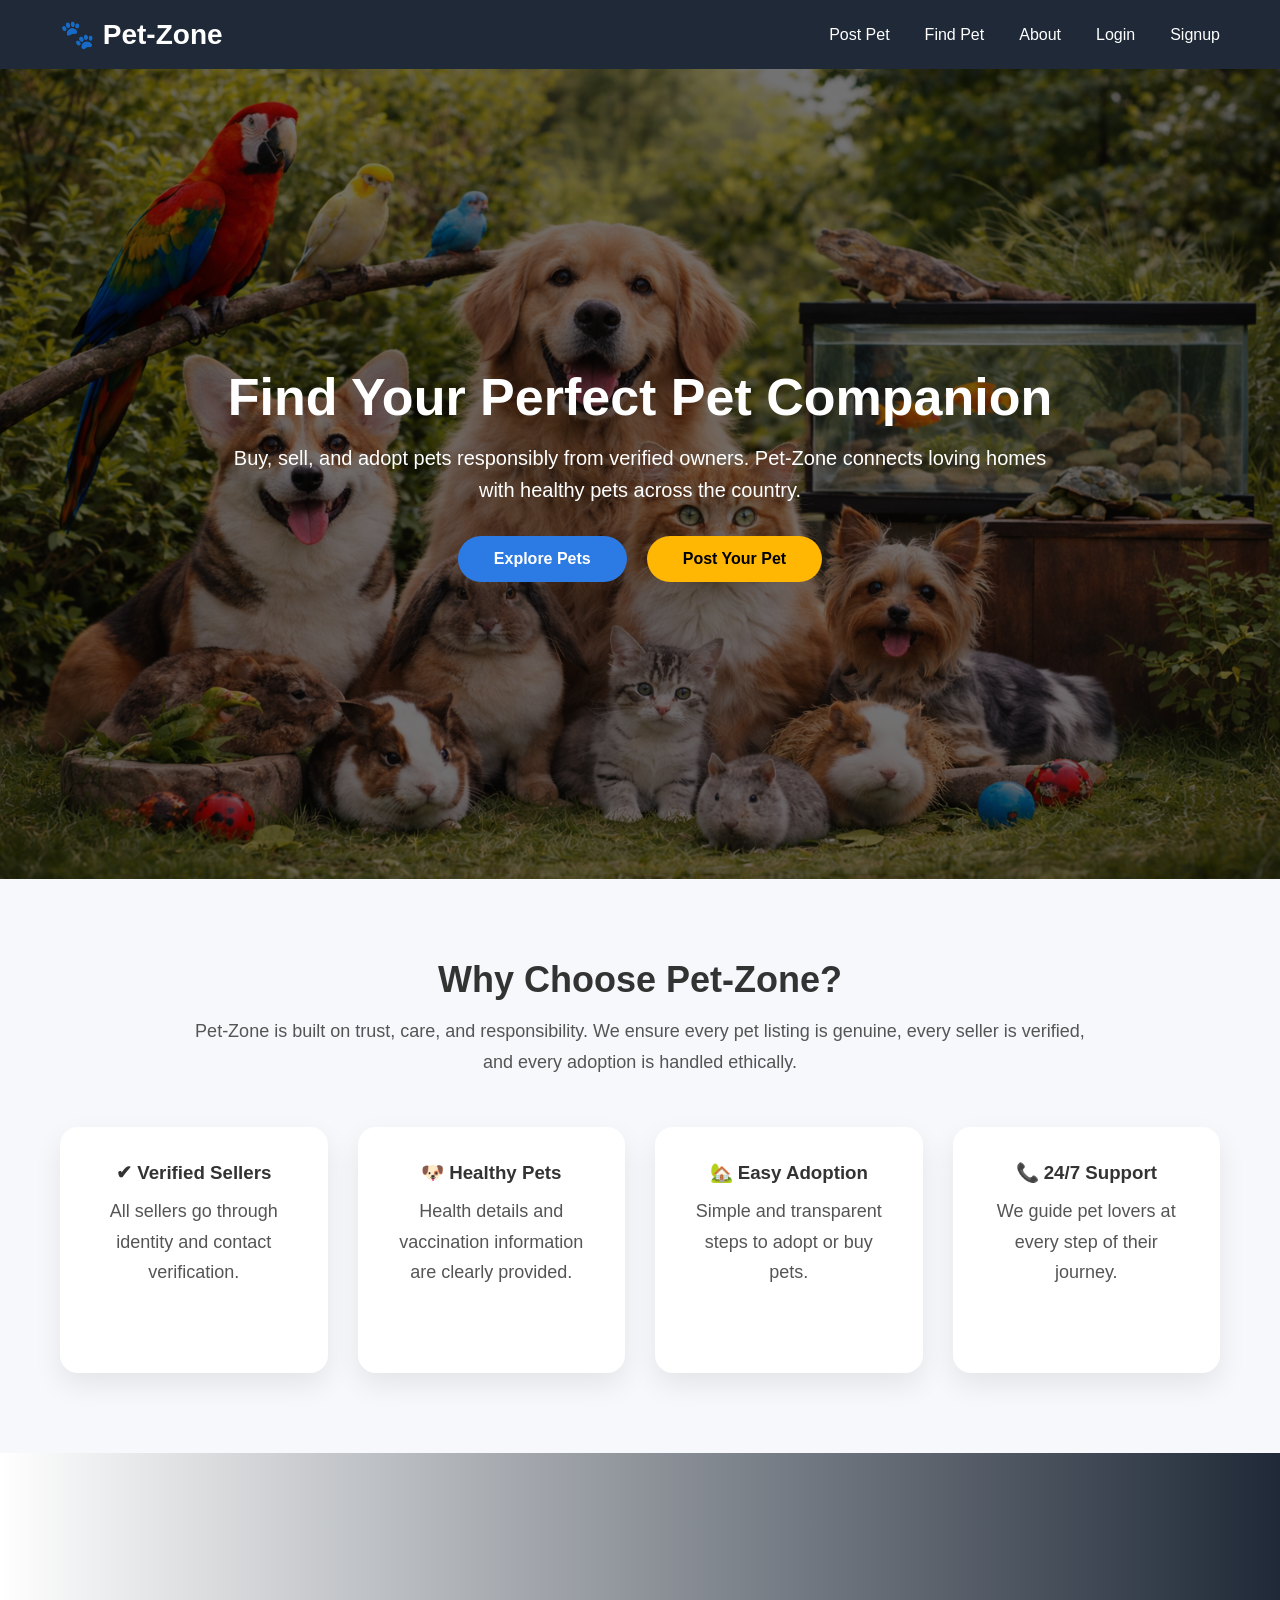
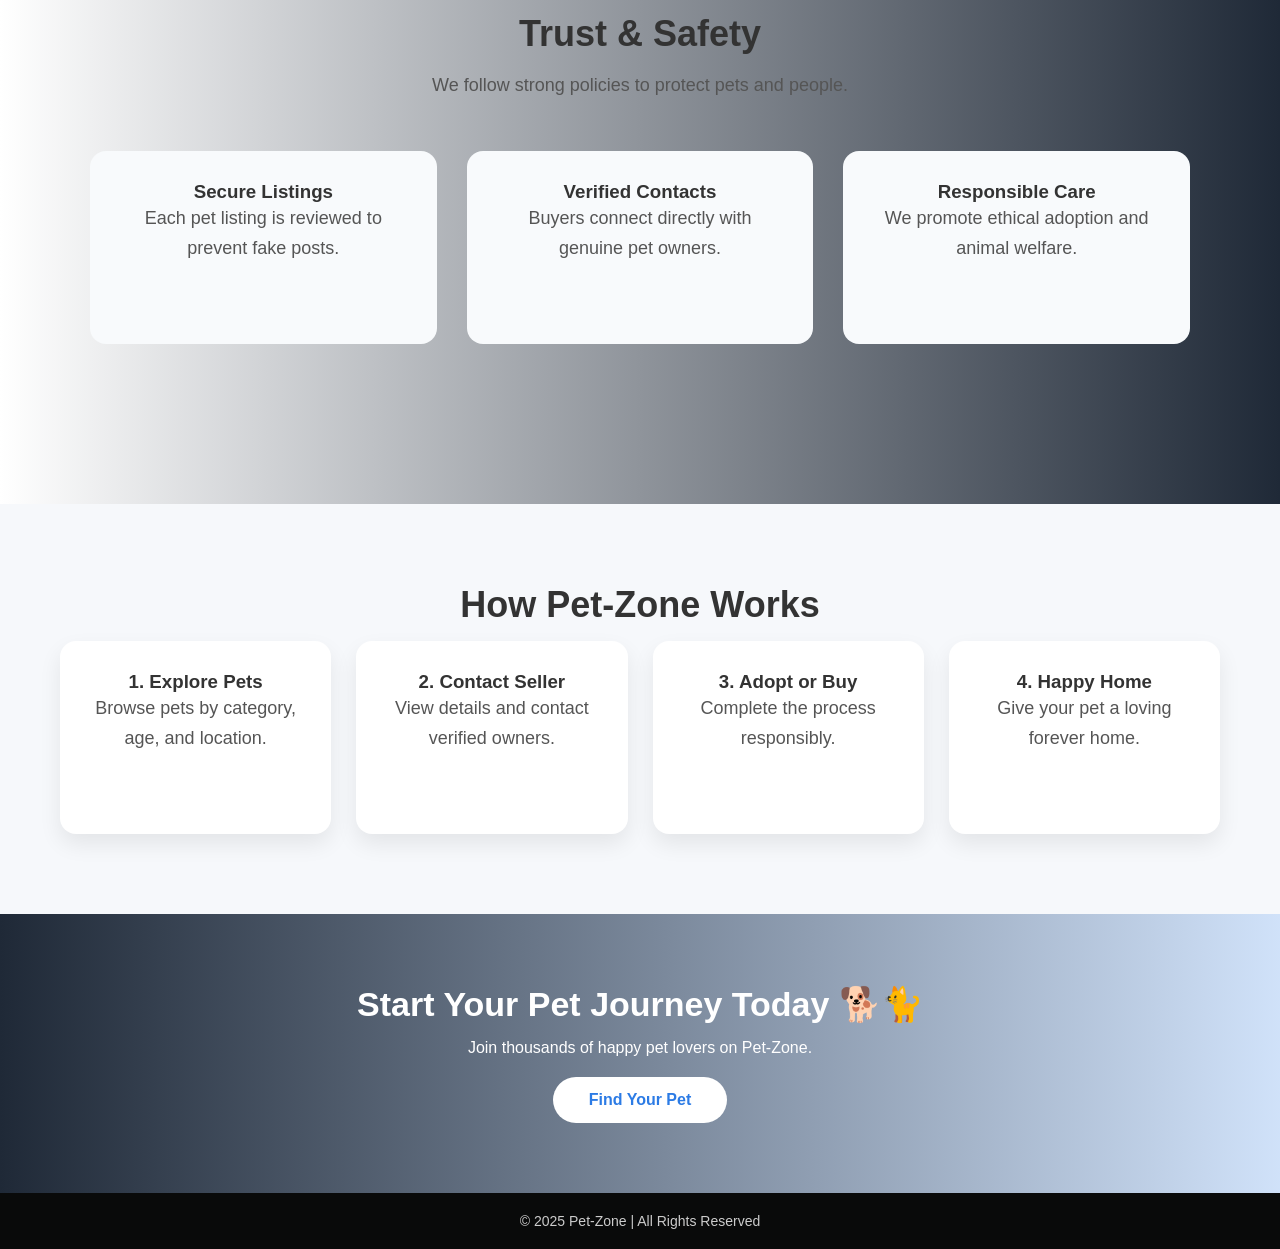
<file: index.html>
<!DOCTYPE html>
<html lang="en">

<head>
    <meta charset="UTF-8">
    <meta name="viewport" content="width=device-width, initial-scale=1.0">
    <title>Pet-Zone | Buy, Sell & Adopt Pets</title>

    <link rel="stylesheet" href="css/index.css">
</head>

<body>


    <nav>
        <div class="logo"><a href="index.html">🐾 Pet-Zone</a></div>
        <div class="nav-links" id="navLinks">
            <a href="index.html"></a>
            <a href="./html/sell.html">Post Pet</a>
            <a href="./html/pets.html">Find Pet</a>
            <a href="./html/about.html">About</a>
            <a href="./html/login.html">Login</a>
            <a href="./html/signup.html">Signup</a>
        </div>
    </nav>

    <script src="java_script/auth_helper.js"></script>
    <script>
        function updateNav() {
            const navLinks = document.getElementById('navLinks');
            const username = authHelper.getUserName();
            const isLoggedIn = authHelper.isLoggedIn();

            if (isLoggedIn) {
                navLinks.innerHTML = `
                    <a href="index.html">Home</a>
                    <a href="./html/sell.html">Post  Pet</a>
                    <a href="./html/pets.html">Find Pet</a>
                    <a href="./html/mypets.html">My Pets</a>
                    <span style="color: #ffb703; font-weight: 600; margin-left: 10px;">Hi, ${username}!</span>
                    <a href="#" onclick="authHelper.logout()">Logout</a>
                `;
            }
        }
        window.addEventListener('DOMContentLoaded', updateNav);
    </script>


    <section class="hero">
        <div class="hero-content">
            <h1>Find Your Perfect Pet Companion</h1>
            <p>
                Buy, sell, and adopt pets responsibly from verified owners.
                Pet-Zone connects loving homes with healthy pets across the country.
            </p>
            <div class="hero-buttons">
                <a href="./html/pets.html" class="btn-primary">Explore Pets</a>
                <a href="./html/sell.html" class="btn-secondary">Post Your Pet</a>
            </div>
        </div>
    </section>


    <section class="section">
        <h2>Why Choose Pet-Zone?</h2>
        <p>
            Pet-Zone is built on trust, care, and responsibility.
            We ensure every pet listing is genuine, every seller is verified,
            and every adoption is handled ethically.
        </p>

        <div class="features">
            <div class="card">
                <h3>✔ Verified Sellers</h3>
                <p>All sellers go through identity and contact verification.</p>
            </div>

            <div class="card">
                <h3>🐶 Healthy Pets</h3>
                <p>Health details and vaccination information are clearly provided.</p>
            </div>

            <div class="card">
                <h3>🏡 Easy Adoption</h3>
                <p>Simple and transparent steps to adopt or buy pets.</p>
            </div>

            <div class="card">
                <h3>📞 24/7 Support</h3>
                <p>We guide pet lovers at every step of their journey.</p>
            </div>
        </div>
    </section>



    <section class="trust">
        <div class="section">
            <h2>Trust & Safety</h2>
            <p>We follow strong policies to protect pets and people.</p>

            <div class="trust-grid">
                <div class="trust-item">
                    <h3>Secure Listings</h3>
                    <p>Each pet listing is reviewed to prevent fake posts.</p>
                </div>

                <div class="trust-item">
                    <h3>Verified Contacts</h3>
                    <p>Buyers connect directly with genuine pet owners.</p>
                </div>

                <div class="trust-item">
                    <h3>Responsible Care</h3>
                    <p>We promote ethical adoption and animal welfare.</p>
                </div>
            </div>
        </div>
    </section>


    <section class="section">
        <h2>How Pet-Zone Works</h2>

        <div class="steps">
            <div class="step">
                <h3>1. Explore Pets</h3>
                <p>Browse pets by category, age, and location.</p>
            </div>

            <div class="step">
                <h3>2. Contact Seller</h3>
                <p>View details and contact verified owners.</p>
            </div>

            <div class="step">
                <h3>3. Adopt or Buy</h3>
                <p>Complete the process responsibly.</p>
            </div>

            <div class="step">
                <h3>4. Happy Home</h3>
                <p>Give your pet a loving forever home.</p>
            </div>
        </div>
    </section>


    <section class="cta">
        <h2>Start Your Pet Journey Today 🐕🐈</h2>
        <p>Join thousands of happy pet lovers on Pet-Zone.</p>
        <a href="#">Find Your Pet</a>
    </section>

    <footer>
        © 2025 Pet-Zone | All Rights Reserved
    </footer>


    <script src="java_script/auth_helper.js"></script>
</body>

</html>
</file>
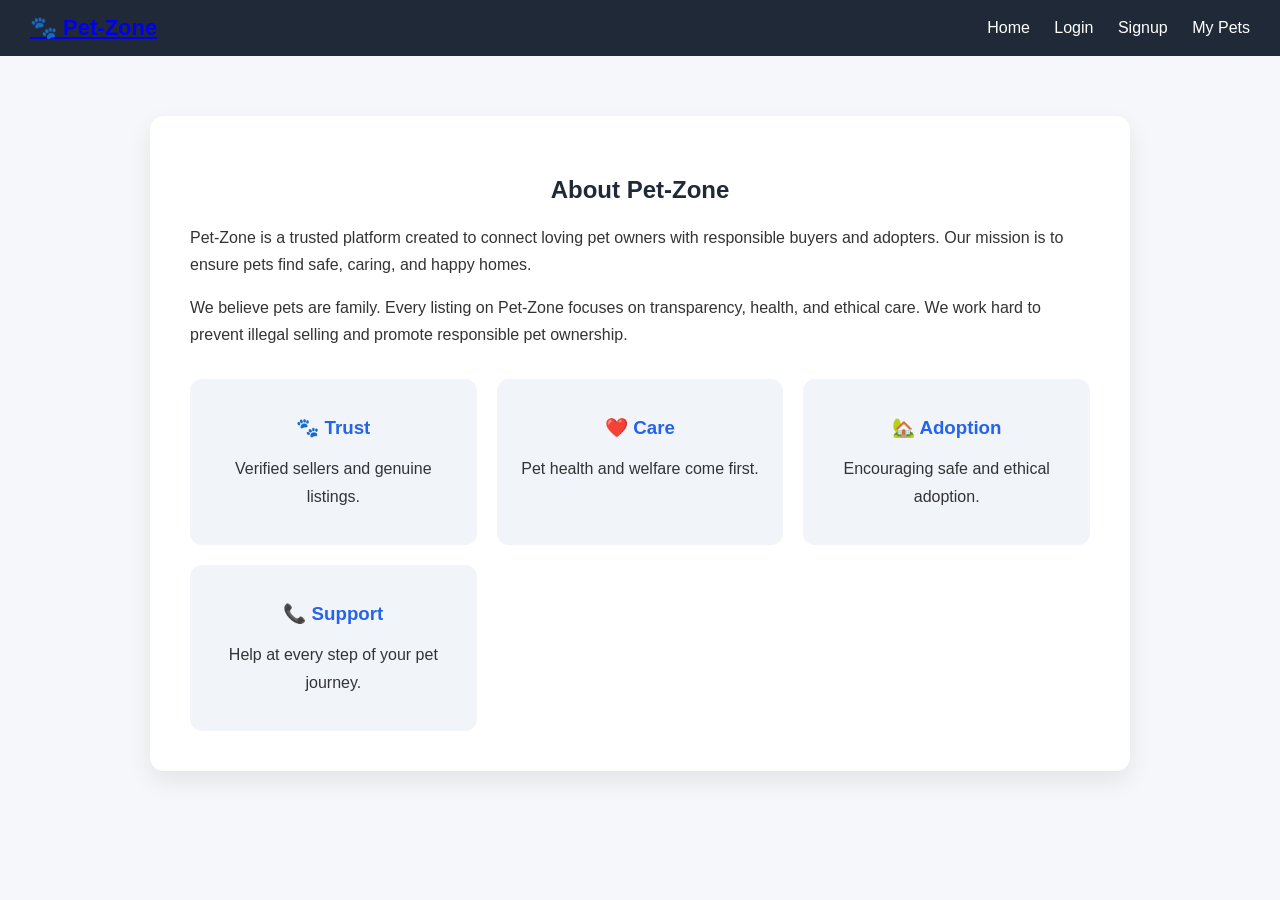
<file: html/about.html>
<!DOCTYPE html>
<html lang="en">
<head>
<meta charset="UTF-8">
<meta name="viewport" content="width=device-width, initial-scale=1.0">
<title>About | Pet-Zone</title>

<link rel="stylesheet" href="../css/about.css">
</head>

<body>

<nav>
    <div class="logo"><a href="../index.html">🐾 Pet-Zone</a></div>
    <div class="nav-links">
        <a href="../index.html">Home</a>
        <a href="login.html">Login</a>
        <a href="signup.html">Signup</a>
        <a href="mypets.html">My Pets</a>
    </div>
</nav>

<!-- ABOUT CONTENT -->
<section class="about">
    <h1>About Pet-Zone</h1>

    <p>
        Pet-Zone is a trusted platform created to connect loving pet owners
        with responsible buyers and adopters. Our mission is to ensure
        pets find safe, caring, and happy homes.
    </p>

    <p>
        We believe pets are family. Every listing on Pet-Zone focuses on
        transparency, health, and ethical care. We work hard to prevent
        illegal selling and promote responsible pet ownership.
    </p>

    <div class="values">
        <div class="value-card">
            <h3>🐾 Trust</h3>
            <p>Verified sellers and genuine listings.</p>
        </div>

        <div class="value-card">
            <h3>❤️ Care</h3>
            <p>Pet health and welfare come first.</p>
        </div>

        <div class="value-card">
            <h3>🏡 Adoption</h3>
            <p>Encouraging safe and ethical adoption.</p>
        </div>

        <div class="value-card">
            <h3>📞 Support</h3>
            <p>Help at every step of your pet journey.</p>
        </div>
    </div>
</section>


</body>
</html>
</file>
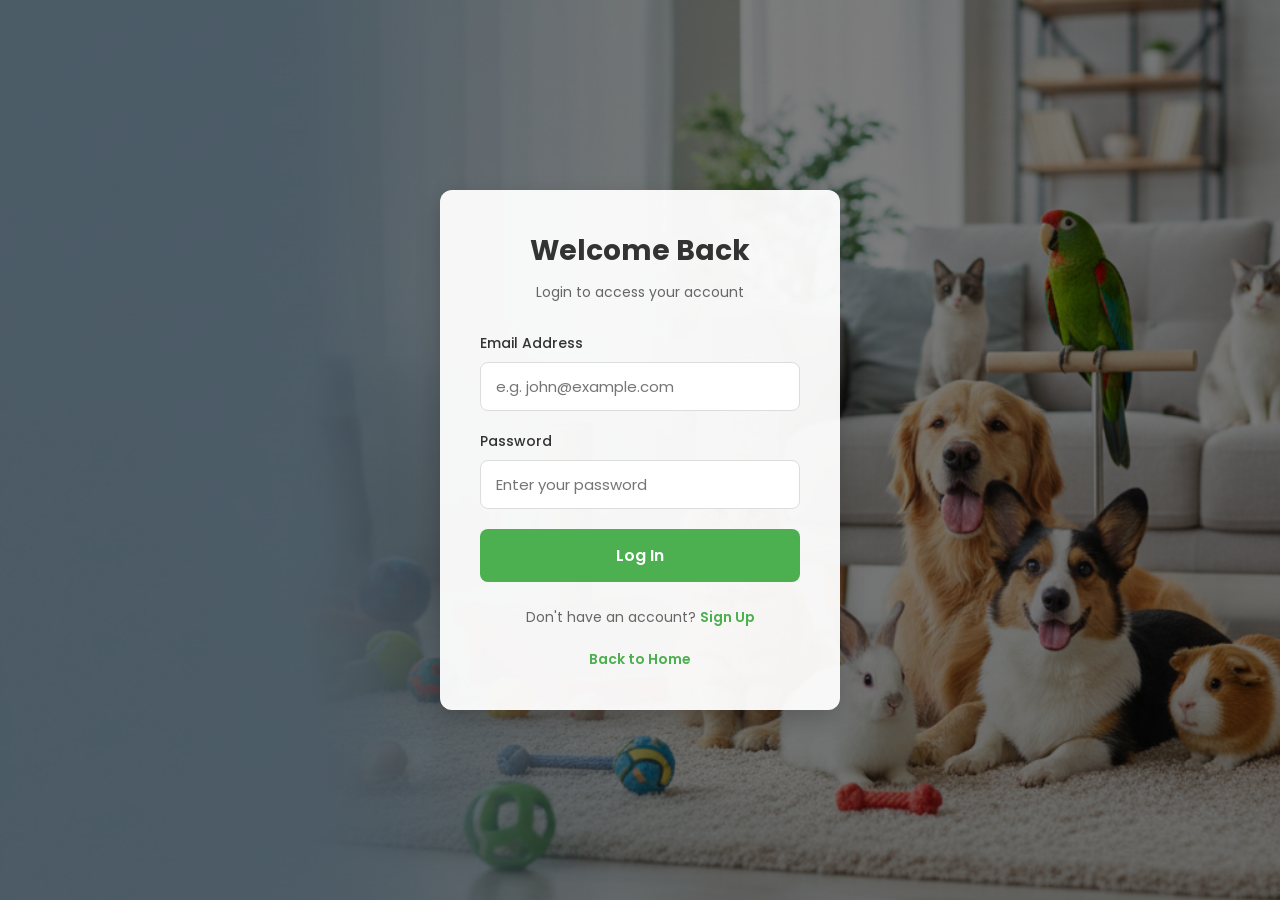
<file: html/details.html>
<!DOCTYPE html>
<html lang="en">

<head>
    <meta charset="UTF-8">
    <title>Pet Details | Pet-Zone</title>
    <meta name="viewport" content="width=device-width, initial-scale=1.0">
    <link rel="stylesheet" href="../css/details1.css">
</head>

<body>

    <div class="header">
        🐾 Pet Details
    </div>

    <div class="container">

        <!-- IMAGE GALLERY -->
        <div class="image-section">
            <div class="main-image">
                <img id="mainPetImage" src="https://via.placeholder.com/600x400?text=Loading..." alt="Pet Image">
            </div>
            <div class="thumbnails" id="thumbnails">
                <!-- Thumbnails can be added here if multiple images are supported -->
            </div>
        </div>

        <!-- DETAILS -->
        <div class="details">
            <h2 id="petName">Loading...</h2>
            <p><strong>Age:</strong> <span id="petAge"></span> months</p>
            <p><strong>Gender:</strong> <span id="petGender"></span></p>
            <p><strong>Breed:</strong> <span id="petBreed"></span></p>
            <p><strong>Vaccinated:</strong> <span id="petVaccinated"></span></p>
            <p><strong>Description:</strong> <span id="petDescription"></span></p>

            <div class="price" id="petPrice">₹0</div>

            <div class="buttons">
                <a href="../html/seller.html" id="contactSellerBtn">
                    <button class="contact">Contact Seller</button>
                </a>
                <a href="../html/pets.html">
                    <button class="back">Back to Listings</button>
                </a>
            </div>
        </div>

    </div>

    <script src="../java_script/details.js">
    </script>

</body>

</html>
</file>
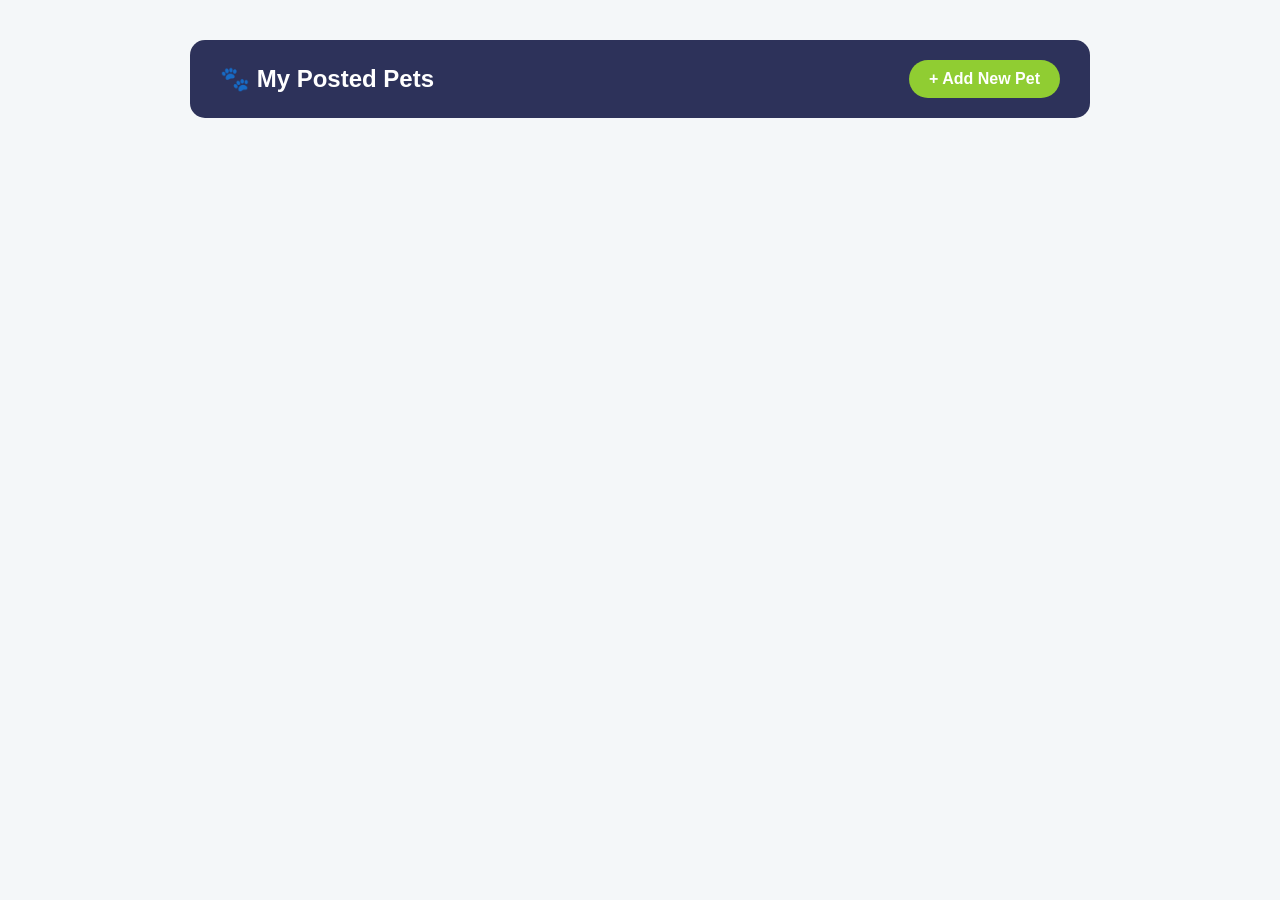
<file: html/edit.html>
<!DOCTYPE html>
<html lang="en">

<head>
    <meta charset="UTF-8">
    <title>Edit Your Pet | Pet-Zone</title>
    <meta name="viewport" content="width=device-width, initial-scale=1.0">
    <link rel="stylesheet" href="../css/edit.css">
</head>

<body>

    <div class="page-header">
        <a href="mypets.html" class="back-home">← Back to My Pets</a>
    </div>

    <div class="container">
        <h2>🐾 Edit Pet Details</h2>

        <form id="editPetForm">
            <input type="text" id="petName" name="pet_name" placeholder="Pet Name" required>

            <select id="petType" name="pet_type" required onchange="updateBreeds()">
                <option value="">Select Pet Type</option>
                <option value="dog">Dog</option>
                <option value="cat">Cat</option>
                <option value="bird">Bird</option>
                <option value="fish">Fish</option>
            </select>

            <input type="number" id="petAge" name="age_months" placeholder="Age (months)" min="1" required>

            <div id="vaccinatedBox">
                <select id="vaccinated" name="vaccinated" required>
                    <option value="">Vaccinated?</option>
                    <option value="Yes">Yes</option>
                    <option value="No">No</option>
                </select>
            </div>

            <select id="gender" name="gender" required>
                <option value="">Gender</option>
                <option value="Male">Male</option>
                <option value="Female">Female</option>
            </select>

            <select id="breed" name="breed" required>
                <option value="">Select Breed</option>
            </select>

            <input type="number" id="price" name="price" placeholder="Price" required>

            <textarea id="description" name="description" rows="3" placeholder="Pet Description" required></textarea>

            <button type="submit">Update Pet</button>
        </form>
    </div>

    <script src="../java_script/auth_helper.js"></script>
    <script src="../java_script/edit.js">
  
    </script>

</body>

</html>
</file>
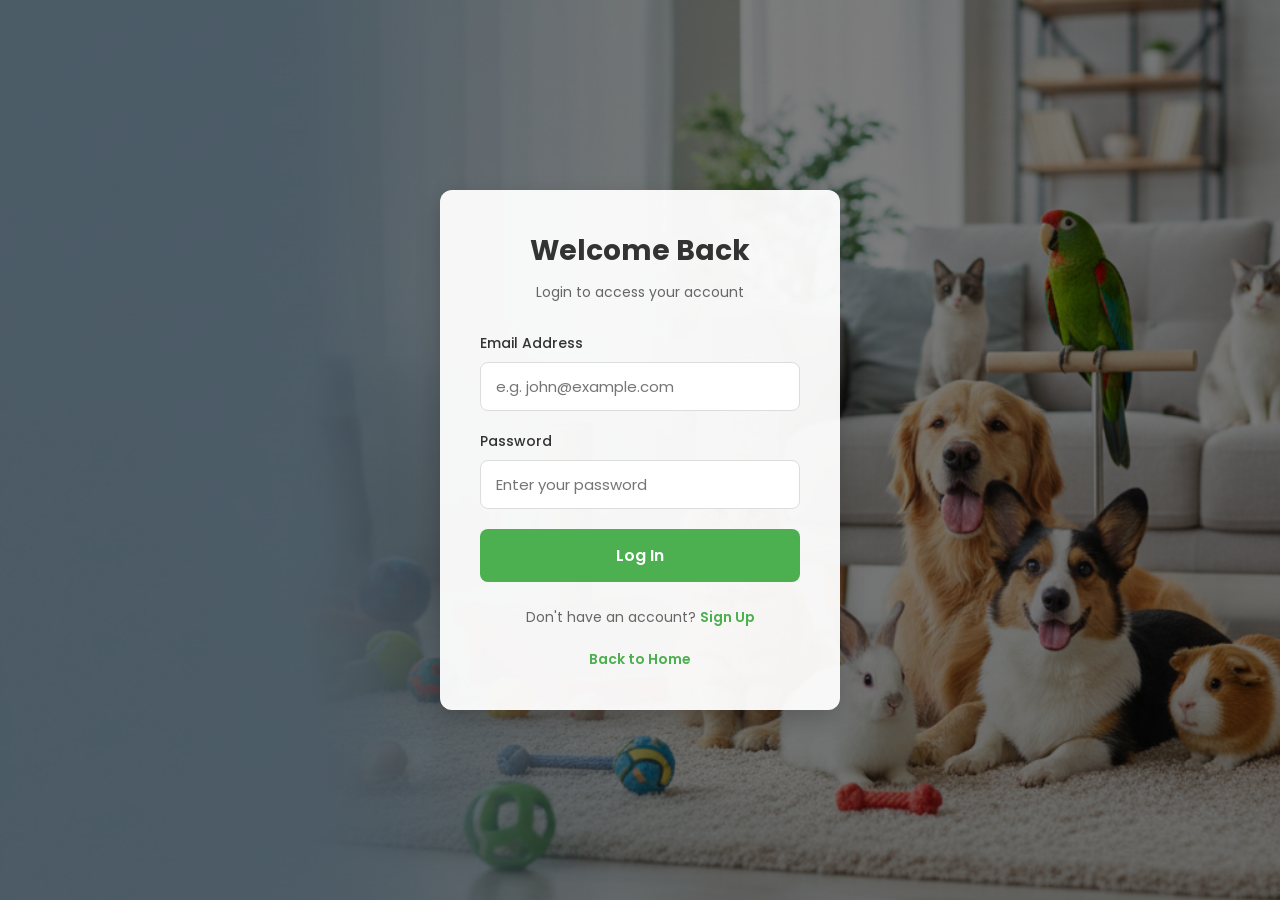
<file: html/login.html>
<!DOCTYPE html>
<html lang="en">

<head>
    <meta charset="UTF-8">
    <meta name="viewport" content="width=device-width, initial-scale=1.0">
    <title>Login | Pet-Zone</title>
    <link rel="stylesheet" href="../css/login.css">
</head>

<body>

    <div class="overlay"></div>

    <div class="container">
        <h2>Welcome Back</h2>
        <p class="subtitle">Login to access your account</p>

        <form id="loginForm">
            <div class="input-group">
                <label>Email Address</label>
                <input type="email" id="email" placeholder="e.g. john@example.com" required>
            </div>

            <div class="input-group">
                <label>Password</label>
                <input type="password" id="password" placeholder="Enter your password" required>
            </div>

            <button type="submit" id="submitBtn">Log In</button>
        </form>

        <div id="message" class="message"></div>

        <div class="footer">
            Don't have an account? <a href="signup.html">Sign Up</a>
            <br><br>
            <a href="../index.html">Back to Home</a>
        </div>
    </div>

    <script src="../java_script/login.js"></script>

</body>

</html>
</file>
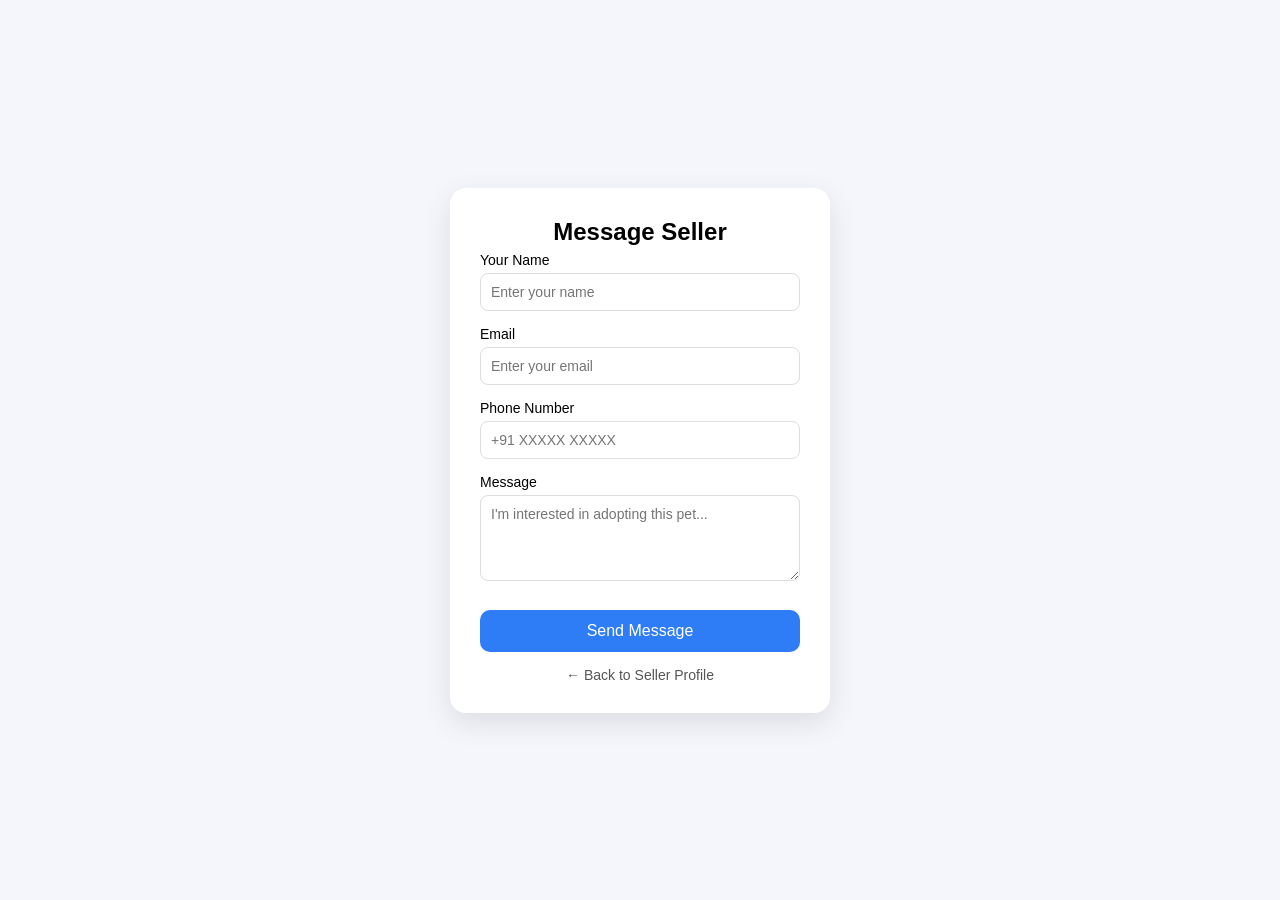
<file: html/message.html>
<!DOCTYPE html>
<html lang="en">

<head>
  <meta charset="UTF-8">
  <title>Message Seller | PetZone</title>
  <link rel="stylesheet" href="../css/message.css">
</head>

<body>

  <div class="container">
    <div class="card">

      <h2>Message Seller</h2>

      <!-- MESSAGE FORM -->
      <form id="msgForm" autocomplete="off">


        <!-- TEMP PET ID (change later dynamically) -->
        <input type="hidden" id="petId" value="1">

        <div class="form-group">
          <label>Your Name</label>
          <input type="text" name="username" placeholder="Enter your name" required>
        </div>

        <div class="form-group">
          <label>Email</label>
          <input type="email" name="email" placeholder="Enter your email" required>
        </div>

        <div class="form-group">
          <label>Phone Number</label>
          <input type="tel" name="phone" placeholder="+91 XXXXX XXXXX" required>
        </div>

        <div class="form-group">
          <label>Message</label>
          <textarea name="message" rows="4" placeholder="I'm interested in adopting this pet..." required></textarea>
        </div>

        <button type="submit">Send Message</button>

      </form>

      <a href="../html/seller.html" class="back">
        ← Back to Seller Profile
      </a>

    </div>
  </div>

  <!-- JAVASCRIPT -->
  <script src="../java_script/message.js"> 
  </script>


</body>

</html>
</file>
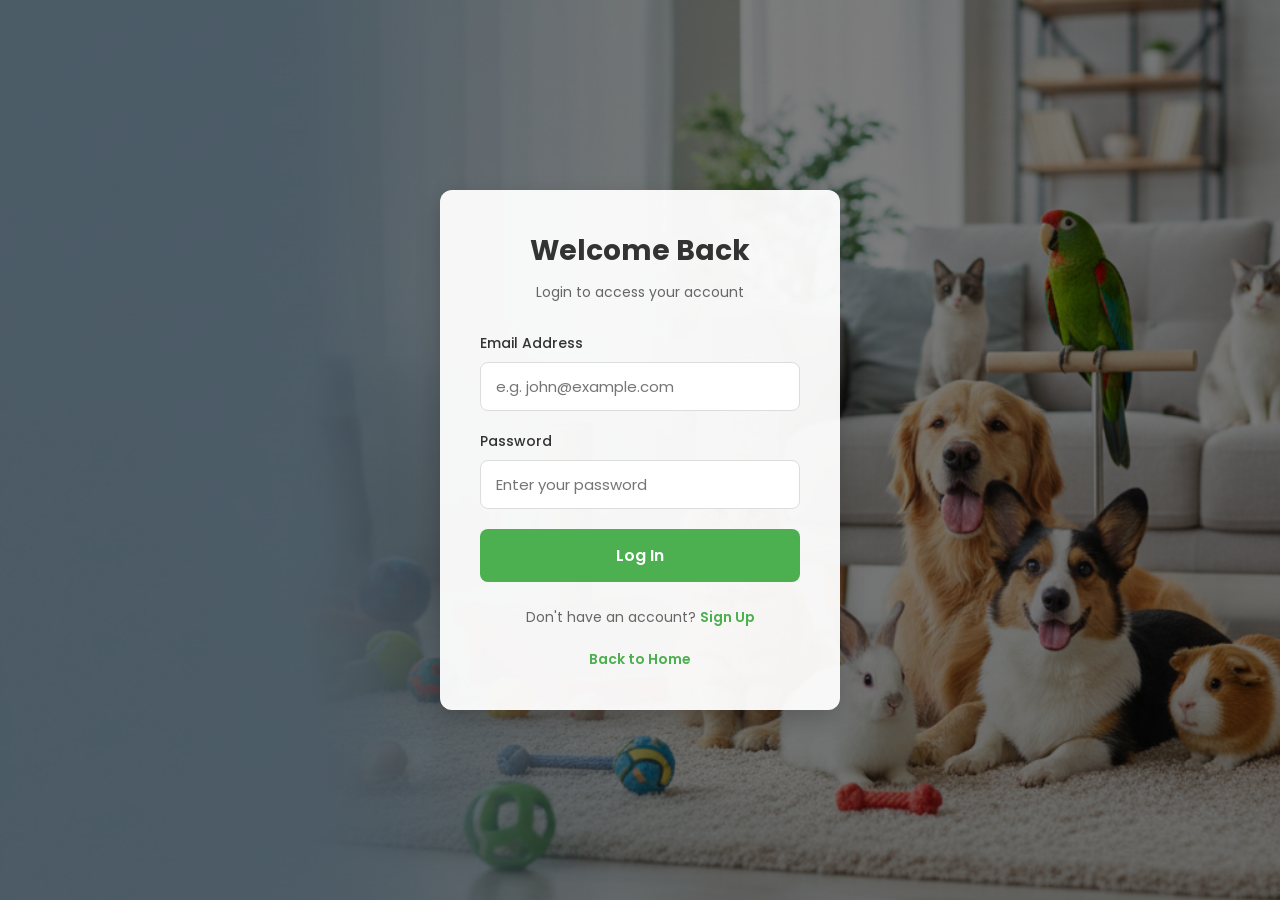
<file: html/mypets.html>
<!DOCTYPE html>
<html lang="en">

<head>
    <meta charset="UTF-8">
    <meta name="viewport" content="width=device-width, initial-scale=1.0">
    <title>My Pets | PetZone</title>
    <link rel="stylesheet" href="../css/mypets.css">
    <link href="https://fonts.googleapis.com/css2?family=Inter:wght@400;600;700&display=swap" rel="stylesheet">
</head>

<body>

    <div class="main-wrapper">
        <div class="top-bar">
            <h2>🐾 My Posted Pets</h2>
            <a href="../html/sell.html" class="add-btn">+ Add New Pet</a>
        </div>

        <div class="pets-container" id="petsContainer">
            <!-- Pets will be loaded here dynamically -->
        </div>
    </div>

    <script src="../java_script/auth_helper.js"></script>
    <script src="../java_script/mypets.js">
    </script>

</body>

</html>
</file>
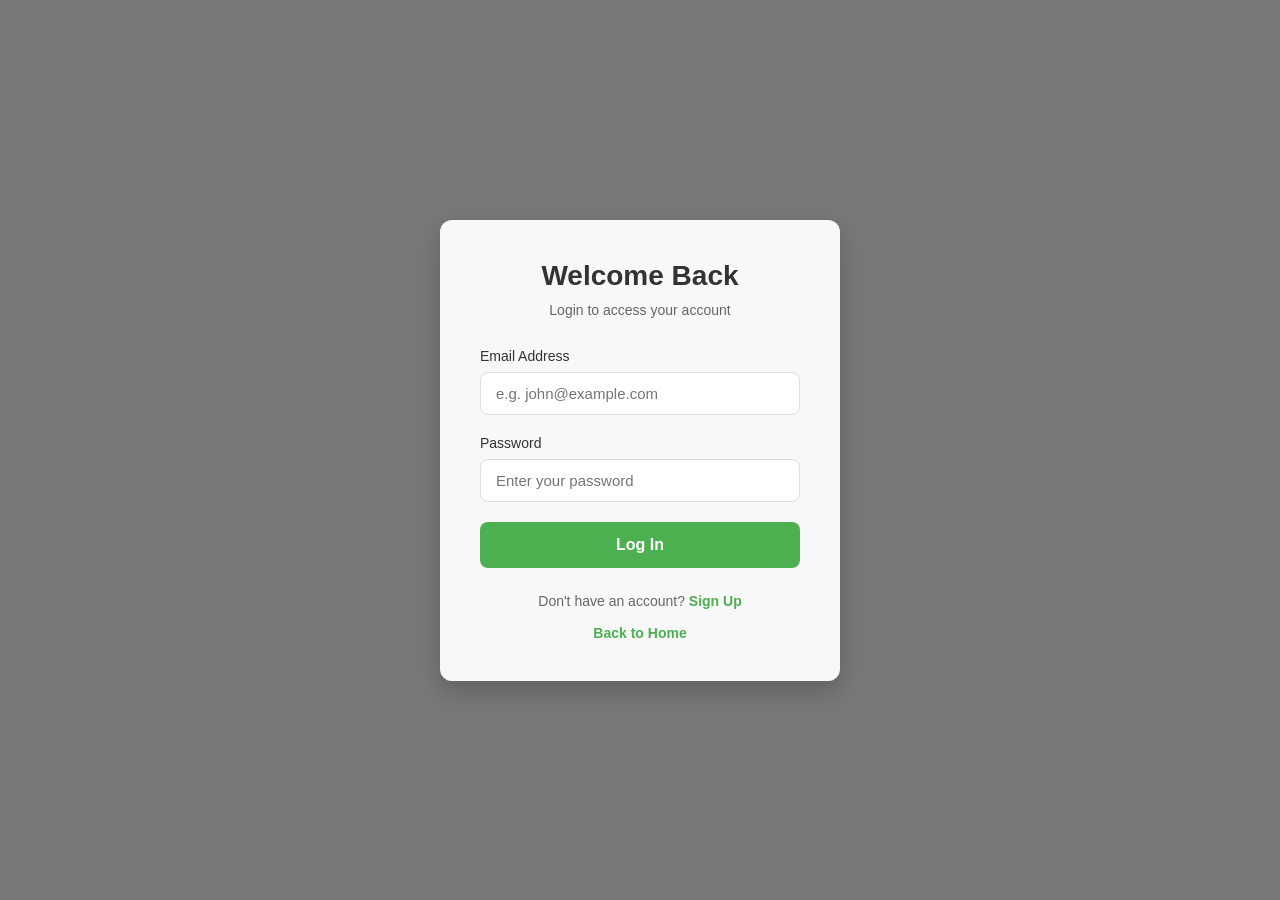
<file: html/payment.html>
<!DOCTYPE html>
<html lang="en">

<head>
  <meta charset="UTF-8">
  <meta name="viewport" content="width=device-width, initial-scale=1.0">
  <title>Secure Checkout | Pet-Zone</title>
  <link rel="stylesheet" href="../css/payment.css">
  <link href="https://fonts.googleapis.com/css2?family=Inter:wght@400;500;600;700;800&display=swap" rel="stylesheet">
</head>

<body>

  <nav>
    <h1>🐾 Pet-Zone</h1>
    <div style="font-size: 0.85rem; color: #64748b; font-weight: 500;">🔒 Secure 256-bit Encryption</div>
  </nav>

  <div class="container">
    <!-- Payment Methods -->
    <div class="payment-section">
      <div class="section-title">Select Payment Method</div>
      <div class="method-grid">
        <label class="payment-method active" onclick="selectMethod('card')">
          <img src="https://img.icons8.com/color/48/visa.png" class="method-icon">
          <div class="method-info">
            <strong>Credit / Debit Card</strong>
            <span>Securely pay using Visa, Mastercard, or RuPay</span>
          </div>
          <input type="radio" name="payment" value="card" checked>
        </label>

        <!-- Card Details Content (Visible by default) -->
        <div id="cardContent" class="method-content" style="display: block;">
            <div class="card-details-form">
                <div class="form-group">
                    <label>Card Number</label>
                    <input type="text" id="cardNumber" class="input-styled" placeholder="XXXX XXXX XXXX XXXX" maxlength="19" oninput="formatCardNumber(this)">
                </div>
                <div class="row-2">
                    <div class="form-group">
                        <label>Expiry Date</label>
                        <input type="text" id="cardExpiry" class="input-styled" placeholder="MM/YY" maxlength="5" oninput="formatExpiry(this)">
                    </div>
                    <div class="form-group">
                        <label>CVV</label>
                        <input type="password" id="cardCvv" class="input-styled" placeholder="***" maxlength="3">
                    </div>
                </div>
                <div class="form-group">
                    <label>Cardholder Name</label>
                    <input type="text" id="cardName" class="input-styled" placeholder="FULL NAME ON CARD">
                </div>
            </div>
        </div>

        <label class="payment-method" onclick="selectMethod('upi')">
          <img src="https://img.icons8.com/color/48/upi.png" class="method-icon">
          <div class="method-info">
            <strong>UPI</strong>
            <span>Pay instantly with GPay, PhonePe, or Paytm</span>
          </div>
          <input type="radio" name="payment" value="upi">
        </label>

        <!-- UPI Content -->
        <div id="upiContent" class="method-content">
            <div class="upi-section">
                <div class="qr-placeholder">
                    <img src="https://api.qrserver.com/v1/create-qr-code/?size=150x150&data=PetZonePayment" alt="QR Code">
                </div>
                <div class="form-group">
                    <label>Or enter UPI ID</label>
                    <input type="text" id="upiId" class="input-styled" placeholder="username@upi">
                </div>
            </div>
        </div>
      </div>
    </div>

    <!-- Summary -->
    <div class="summary-section">
      <div class="summary-title">Order Summary</div>

      <div class="summary-row">
        <span>Pet Selection</span>
        <span id="summaryPetName" style="font-weight: 600;">Loading...</span>
      </div>
      <div class="summary-row">
        <span>Type/Breed</span>
        <span id="summaryPetType">-</span>
      </div>
      <div class="summary-row">
        <span>Adoption Fee</span>
        <span id="summaryPrice">₹0</span>
      </div>
      <div class="summary-row">
        <span>Processing Fee</span>
        <span>₹250</span>
      </div>

      <div class="summary-row total">
        <span>Total Payable</span>
        <span id="summaryTotal">₹0</span>
      </div>

      <button class="pay-btn" id="payBtn">Complete Payment 🐾</button>
      <p style="text-align: center; font-size: 0.75rem; opacity: 0.6; margin-top: 20px;">
        By clicking, you agree to our Terms of Adoption & Care.
      </p>
    </div>
  </div>

  <!-- Success Modal -->
  <div class="success-modal" id="successModal">
    <div class="modal-content">
      <div class="success-icon">✓</div>
      <h2>Payment Receipt</h2>
      <p id="transactionId" style="font-family: monospace; font-size: 0.8rem; margin-bottom: 10px;"></p>
      <p>Congratulations! Your adoption request has been finalized successfully.</p>
      <button class="pay-btn" onclick="window.location.href='pets.html'">View All Pets</button>
    </div>
  </div>

  <script src="../java_script/payment.js">
  </script>
</body>

</html>
</file>
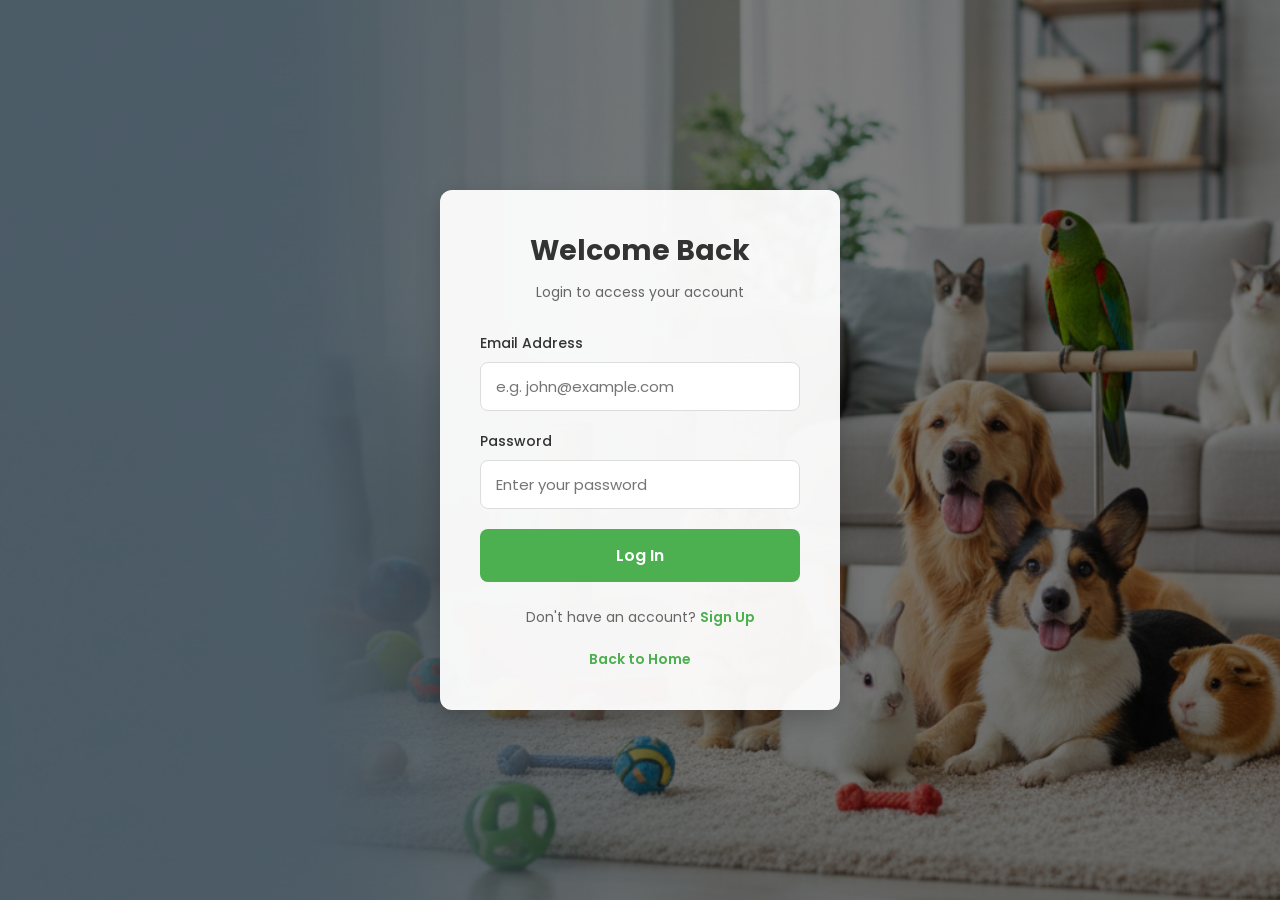
<file: html/pets.html>
<!DOCTYPE html>
<html lang="en">

<head>
    <meta charset="UTF-8">
    <title>Available Pets | Pet-Zone</title>
    <meta name="viewport" content="width=device-width, initial-scale=1.0">
    <link rel="stylesheet" href="../css/pets.css">

</head>

<body>
    <a href="../index.html" class="floating-home">🏠 Home</a>

    <div class="header">
        <div>🐾 Available Pets</div>
        <div class="Search">
            <input type="text" id="petSearch" placeholder="Search by name...">
        </div>
    </div>

    <div class="filter-bar">
        <button class="filter-btn active" data-filter="all">All Pets</button>
        <button class="filter-btn" data-filter="dog">🐶 Dogs</button>
        <button class="filter-btn" data-filter="cat">🐱 Cats</button>
        <button class="filter-btn" data-filter="bird">🐦 Birds</button>
        <button class="filter-btn" data-filter="fish">🐠 Fish</button>
    </div>

    <div class="container" id="petContainer">
        <div id="noResults">No pets found matching your search. 🐾</div>
        <!-- Cards will be injected here by pets.js -->
    </div>
    <script src="../java_script/auth_helper.js"></script>
    <script src="../java_script/pets.js"></script>
   
    <script>// Check login
    if (!authHelper.getToken()) {
      alert("Please login first to post a pet.");
      window.location.href = "login.html";
    }

    // Tab switching - only toggles visibility, sell.js handles the rest
    function switchTab(tab) {
      if (tab === 'file') {
        document.getElementById('fileTab').style.display = 'block';
        document.getElementById('urlTab').style.display = 'none';
        document.getElementById('fileTabBtn').classList.add('active');
        document.getElementById('urlTabBtn').classList.remove('active');
      } else {
        document.getElementById('fileTab').style.display = 'none';
        document.getElementById('urlTab').style.display = 'block';
        document.getElementById('urlTabBtn').classList.add('active');
        document.getElementById('fileTabBtn').classList.remove('active');
      }
      document.getElementById('imagePreview').innerHTML = '';
    }

    // Breed dropdown update
    function updateBreeds() {
      const petType = document.getElementById("petType").value;
      const breed = document.getElementById("breed");
      breed.innerHTML = '<option value="">Select Breed</option>';
      let breeds = [];
      if (petType === "dog") { breeds = ["Labrador", "German Shepherd", "Golden Retriever", "Pug", "Beagle"]; showVaccinated(); }
      else if (petType === "cat") { breeds = ["Persian", "Siamese", "Maine Coon", "Bengal"]; showVaccinated(); }
      else if (petType === "bird") { breeds = ["Love Bird", "Cockatiel", "Budgerigar"]; hideVaccinated(); }
      else if (petType === "fish") { breeds = ["Goldfish", "Guppy", "Betta"]; hideVaccinated(); }
      breeds.forEach(b => {
        const opt = document.createElement("option");
        opt.value = b; opt.textContent = b;
        breed.appendChild(opt);
      });
    }

    function showVaccinated() {
      document.getElementById("vaccinatedBox").style.display = "block";
      document.getElementById("vaccinated").required = true;
    }
    function hideVaccinated() {
      document.getElementById("vaccinatedBox").style.display = "none";
      document.getElementById("vaccinated").required = false;
      document.getElementById("vaccinated").value = "";
    }</script>
</body>

</html>
</file>
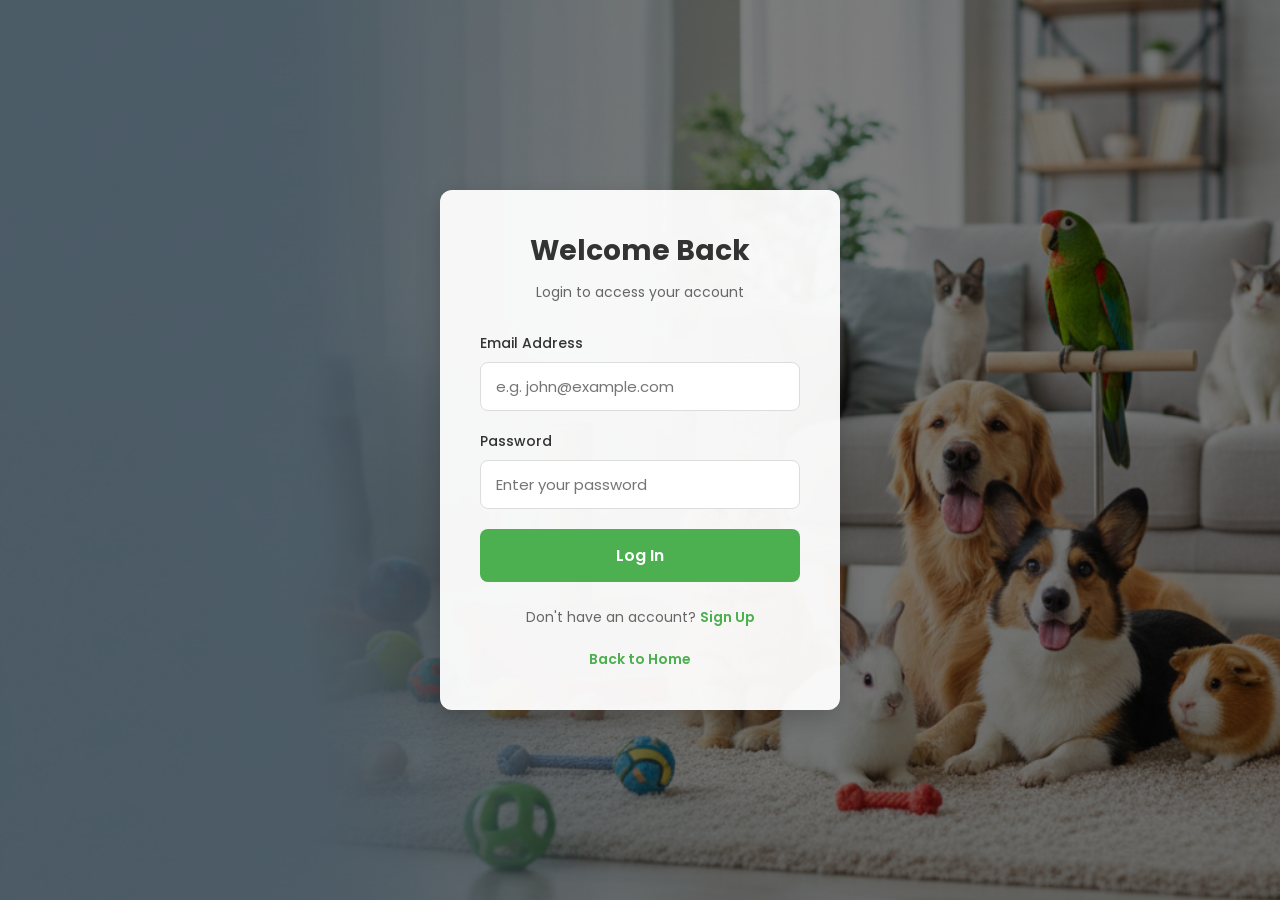
<file: html/sell.html>
<!DOCTYPE html>
<html lang="en">

<head>
  <meta charset="UTF-8">
  <title>Sell Your Pet | Pet-Zone</title>
  <meta name="viewport" content="width=device-width, initial-scale=1.0">
  <link rel="stylesheet" href="../css/sell.css">
</head>

<body>

  <div class="page-header">
    <a href="../index.html" class="back-home">← Back to Home</a>
  </div>

  <div class="container">
    <h2> post Your Pet</h2>

    <form id="sellForm" enctype="multipart/form-data">

      <input type="text" name="name" placeholder="Pet Name" required>

      <select name="type" id="petType" required onchange="updateBreeds()">
        <option value="">Select Pet Type</option>
        <option value="dog">Dog</option>
        <option value="cat">Cat</option>
        <option value="bird">Bird</option>
        <option value="fish">Fish</option>
      </select>

      <input type="number" name="age" placeholder="Age (months)" min="1" required>

      <div id="vaccinatedBox">
        <select name="vaccinated" id="vaccinated" required>
          <option value="">Vaccinated?</option>
          <option value="Yes">Yes</option>
          <option value="No">No</option>
        </select>
      </div>

      <select name="gender" required>
        <option value="">Gender</option>
        <option value="Male">Male</option>
        <option value="Female">Female</option>
      </select>

      <select name="breed" id="breed" required>
        <option value="">Select Breed</option>
      </select>

      <input type="number" name="price" placeholder="Price (₹)" required>

      <textarea name="description" rows="3" placeholder="Pet Description" required></textarea>

      <!-- Simplified Image Section -->
      <div class="image-upload-section">
        <label> Pet Images (Max 7)</label>
        
        <div class="file-drop-area" id="fileDropArea">
            <span id="dropText">📷 Click or drag & drop images</span>
            <input type="file" id="fileInput" accept="image/*" multiple style="display:none;">
        </div>

        <button type="button" class="add-btn" onclick="addUrl()" style="margin-top:10px;">🔗 Add Image by URL</button>

        <!-- Preview -->
        <div id="imagePreview" class="preview-container"></div>
      </div>

      <button type="submit" id="submitBtn">Post Pet 🐾</button>
    </form>

    <a href="../html/mypets.html">
      <button type="button" class="secondary-btn">My Posted Pets</button>
    </a>
  </div>

  

  <script src="../java_script/auth_helper.js"></script>
  
  <script src="../java_script/sell.js"></script>

</body>

</html>
</file>
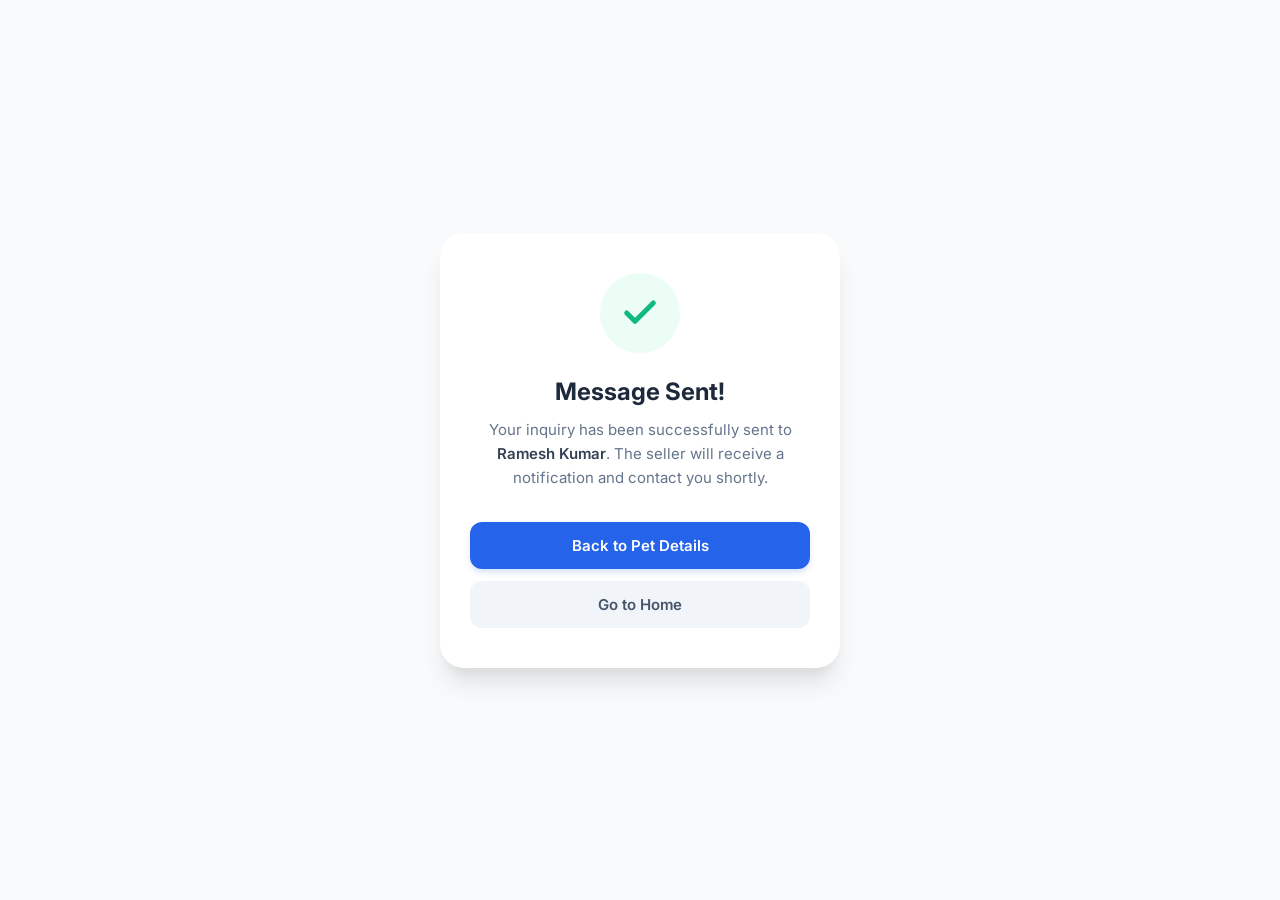
<file: html/sent.html>
<!DOCTYPE html>
<html lang="en">

<head>
    <meta charset="UTF-8">
    <meta name="viewport" content="width=device-width, initial-scale=1.0">
    <title>Message Sent | PetZone</title>
    <link href="https://fonts.googleapis.com/css2?family=Inter:wght@400;500;600;700&display=swap" rel="stylesheet">
    <link rel="stylesheet" href="../css/sent.css">
</head>

<body>

    <div class="success-card">
        <div class="icon-wrapper">
            <svg class="checkmark" viewBox="0 0 24 24">
                <path d="M20 6L9 17L4 12"></path>
            </svg>
        </div>

        <h2>Message Sent!</h2>
        <p>
            Your inquiry has been successfully sent to <strong>Ramesh Kumar</strong>.
            The seller will receive a notification and contact you shortly.
        </p>

        <div class="btn-group">
            <a href="pets.html" class="btn btn-primary">
                Back to Pet Details
            </a>
            <a href="/index.html" class="btn btn-secondary">
                Go to Home
            </a>
        </div>
    </div>

</body>

</html>
</file>
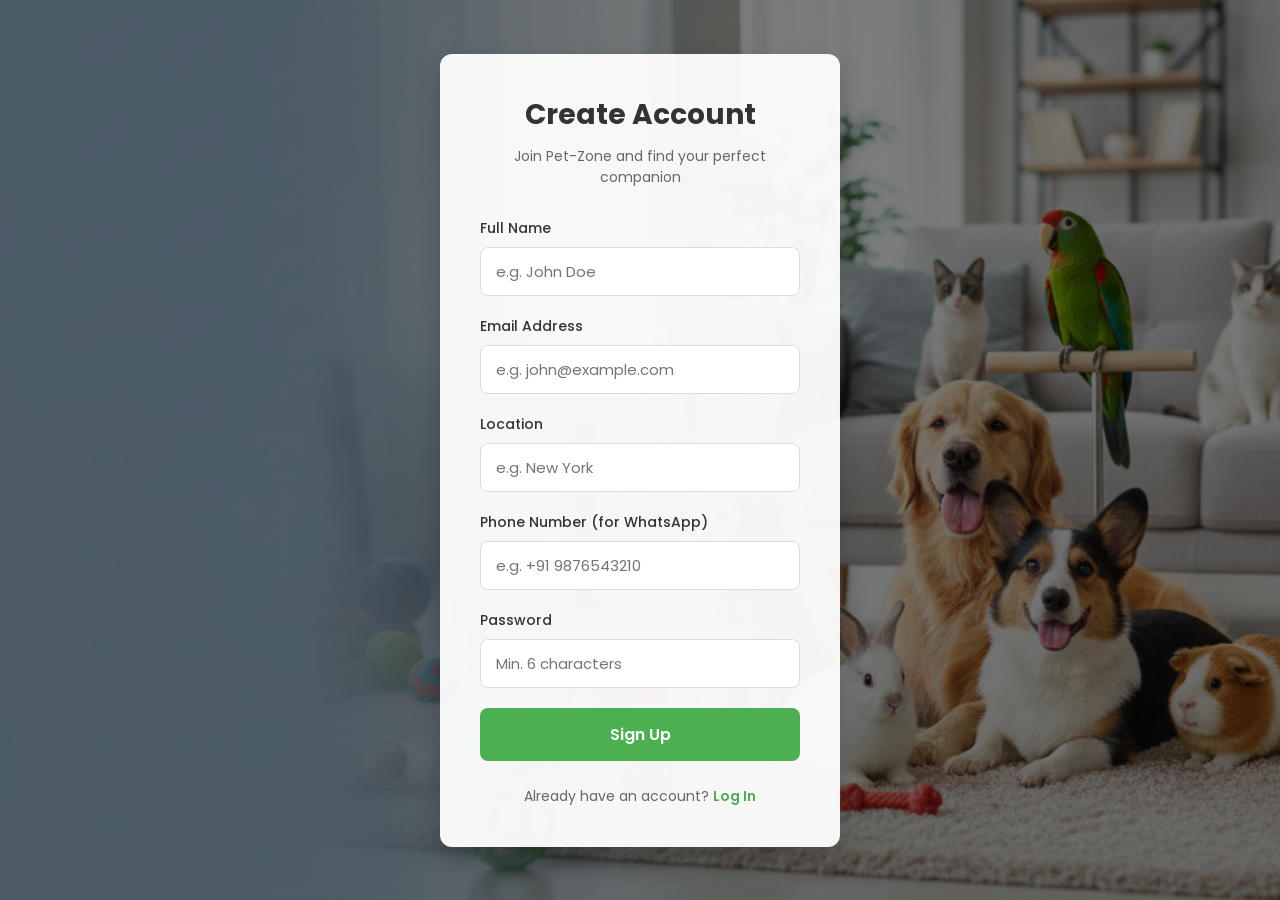
<file: html/signup.html>
<!DOCTYPE html>
<html lang="en">

<head>
    <meta charset="UTF-8">
    <meta name="viewport" content="width=device-width, initial-scale=1.0">
    <title>Sign Up | Pet-Zone</title>
    <link rel="stylesheet" href="../css/signup.css">
</head>

<body>

    <div class="overlay"></div>

    <div class="container">
        <h2>Create Account</h2>
        <p class="subtitle">Join Pet-Zone and find your perfect companion</p>

        <form id="signupForm">
            <div class="input-group">
                <label>Full Name</label>
                <input type="text" id="name" placeholder="e.g. John Doe" required>
            </div>

            <div class="input-group">
                <label>Email Address</label>
                <input type="email" id="email" placeholder="e.g. john@example.com" required>
            </div>

            <div class="input-group">
                <label>Location</label>
                <input type="text" id="location" placeholder="e.g. New York">
            </div>

            <div class="input-group">
                <label>Phone Number (for WhatsApp)</label>
                <input type="tel" id="phone" placeholder="e.g. +91 9876543210">
            </div>

            <div class="input-group">
                <label>Password</label>
                <input type="password" id="password" placeholder="Min. 6 characters" required minlength="6">
            </div>

            <button type="submit" id="submitBtn">Sign Up</button>
        </form>

        <div id="message" class="message"></div>

        <div class="footer">
            Already have an account? <a href="login.html">Log In</a>
        </div>
    </div>

    <script src="../java_script/signup.js"></script>

</body>

</html>
</file>
<file: css/index.css>
* {
    margin: 0;
    padding: 0;
    box-sizing: border-box;
    font-family: "Segoe UI", sans-serif;
}

body {
    background: #f6f8fb;
    color: #333;
}


nav {
    background: #1f2937;
    padding: 18px 60px;
    display: flex;
    justify-content: space-between;
    align-items: center;
    position: sticky;
    top: 0;
    z-index: 100;
}

.logo {
    font-size: 28px;
    font-weight: 700;
    color: white;
}

.logo a {
    text-decoration: none;
    color: inherit;
}

.nav-links {
    display: flex;
    gap: 35px;
}

.nav-links a {
    color: white;
    text-decoration: none;
    font-size: 16px;
    position: relative;
}

.nav-links a::after {
     content: '';
    position: absolute;
    width: 0;
    height: 2px;
    background: #ffb703;
    left: 0;
    bottom: -6px;
    transition: 0.3s;
}

.nav-links a:hover::after {
    width: 100%;
}


.hero {
    height: 90vh;
    background:
        linear-gradient(rgba(0, 0, 0, 0.55), rgba(0, 0, 0, 0.55)),
        url("../assets/image.png") center/cover no-repeat;
    display: flex;
    align-items: center;
    justify-content: center;
    text-align: center;
    padding: 40px;
}

.hero-content {
    max-width: 850px;
    color: white;
}

.hero-content h1 {
    font-size: 52px;
    margin-bottom: 15px;
}

.hero-content p {
    font-size: 20px;
    line-height: 1.6;
    margin-bottom: 30px;
}

.hero-buttons {
    display: flex;
    justify-content: center;
    gap: 20px;
}

.hero-buttons a {
    text-decoration: none;
    padding: 14px 36px;
    border-radius: 30px;
    font-weight: 600;
}

.btn-primary {
    background: #2c7be5;
    color: white;
}

.btn-secondary {
    background: #ffb703;
    color: black;
}

/* ===== SECTION COMMON ===== */
.section {
    max-width: 1200px;
    margin: 80px auto;
    padding: 0 20px;
    text-align: center;
    scroll-margin-top: 120px;


}

.section h2 {
    font-size: 36px;
    margin-bottom: 15px;
}

.section p {
    max-width: 900px;
    margin: 0 auto 50px;
    color: #555;
    line-height: 1.7;
    font-size: 18px;
}

/* ===== FEATURES ===== */
.features {
    display: grid;
    grid-template-columns: repeat(auto-fit, minmax(250px, 1fr));
    gap: 30px;
}

.card {
    background: white;
    padding: 35px;
    border-radius: 18px;
    box-shadow: 0 12px 28px rgba(0, 0, 0, 0.08);
    transition: 0.3s;
}

.card:hover {
    transform: translateY(-6px);
}

.card h3 {
    margin-bottom: 12px;
}

/* ===== TRUST ===== */
.trust {

    padding: 80px 20px;
    background-image: linear-gradient(to right, white, #1f2937);
}

.trust-grid {
    max-width: 1100px;
    margin: auto;
    display: grid;
    grid-template-columns: repeat(auto-fit, minmax(280px, 1fr));
    gap: 30px;
}

.trust-item {
    background: #f8fafc;
    padding: 30px;
    border-radius: 16px;
}

/* ===== HOW IT WORKS ===== */
.steps {
    display: grid;
    grid-template-columns: repeat(auto-fit, minmax(220px, 1fr));
    gap: 25px;
}

.step {
    background: white;
    padding: 30px;
    border-radius: 16px;
    box-shadow: 0 10px 22px rgba(0, 0, 0, 0.08);
}

/* ===== CTA ===== */
.cta {
    color: white;
    text-align: center;
    padding: 70px 20px;
    background-image: linear-gradient(to left, #b0cff88a, #1f2937);
}

.cta h2 {
    font-size: 34px;
    margin-bottom: 15px;
}

.cta a {
    display: inline-block;
    margin-top: 20px;
    padding: 14px 36px;
    background: white;
    color: #2c7be5;
    border-radius: 30px;
    font-weight: 600;
    text-decoration: none;
}

/* ===== FOOTER ===== */
footer {
    background: #090a0a;
    color: #ccc;
    text-align: center;
    padding: 20px;
    font-size: 14px;
}

/* ===== RESPONSIVE ===== */
@media(max-width:768px) {
    nav {
        padding: 15px 20px;
        flex-direction: column;
        gap: 15px;
    }

    .nav-links {
        gap: 15px;
        flex-wrap: wrap;
        justify-content: center;
    }

    .hero-content h1 {
        font-size: 36px;
    }

    .hero-content p {
        font-size: 16px;
    }

    .hero-buttons {
        flex-direction: column;
        gap: 10px;
    }

    .hero-buttons a {
        width: 100%;
        padding: 12px 20px;
    }

    .section {
        margin: 40px auto;
    }

    .section h2 {
        font-size: 28px;
    }

    .trust-grid {
        grid-template-columns: 1fr;
    }
}

@media(max-width:480px) {
    .hero-content h1 {
        font-size: 28px;
    }

    .logo {
        font-size: 24px;
    }
}
</file>
<file: css/about.css>
body {
    margin: 0;
    font-family: Arial, sans-serif;
    background: #f5f7fa;
    color: #333;
}

/* NAVBAR */
nav {
    background: #1f2937;
    padding: 15px 30px;
    display: flex;
    justify-content: space-between;
    align-items: center;
}

.logo {
    color: #fff;
    font-size: 22px;
    font-weight: bold;
}

.nav-links a {
    color: #fff;
    text-decoration: none;
    margin-left: 20px;
    font-weight: 500;
}

.nav-links a:hover {
    color: #60a5fa;
}

/* ABOUT SECTION */
.about {
    max-width: 900px;
    margin: 60px auto;
    background: #fff;
    padding: 40px;
    border-radius: 14px;
    box-shadow: 0 10px 25px rgba(0,0,0,0.08);
}

.about h1 {
    text-align: center;
    margin-bottom: 20px;
    color: #1f2937;
}

.about p {
    line-height: 1.7;
    margin-bottom: 15px;
}

/* VALUES */
.values {
    display: grid;
    grid-template-columns: repeat(auto-fit, minmax(220px, 1fr));
    gap: 20px;
    margin-top: 30px;
}

.value-card {
    background: #f1f5f9;
    padding: 20px;
    border-radius: 12px;
    text-align: center;
}

.value-card h3 {
    margin-bottom: 10px;
    color: #2563eb;
}
</file>
<file: css/details1.css>
* {
    margin: 0;
    padding: 0;
    box-sizing: border-box;
    font-family: "Segoe UI", sans-serif;
}

body {
    background: #f2f4f6;
}

/* HEADER */
.header {
    background: #1f1f1f;
    color: white;
    padding: 22px;
    text-align: center;
    font-size: 26px;
}

/* MAIN CARD */
.container {
    max-width: 1100px;
    margin: 50px auto;
    background: white;
    border-radius: 20px;
    box-shadow: 0 15px 40px rgba(0, 0, 0, 0.15);
    display: flex;
    gap: 40px;
    padding: 40px;
}

/* IMAGE SECTION */
.image-section {
    flex: 1;
}

.main-image {
    width: 100%;
    border-radius: 15px;
    margin-bottom: 15px;
}

.main-image img {
    width: 100%;
    height: 420px;
    object-fit: cover;
    border-radius: 15px;
}

/* THUMBNAILS */
.thumbnails {
    display: flex;
    gap: 15px;
}

.thumbnails img {
    width: 90px;
    height: 90px;
    object-fit: cover;
    border-radius: 10px;
    cursor: pointer;
    border: 3px solid transparent;
}

.thumbnails img:hover {
    border-color: #2c7be5;
}

/* DETAILS SECTION */
.details {
    flex: 1;
}

.details h2 {
    font-size: 34px;
    margin-bottom: 15px;
}

.details p {
    font-size: 18px;
    margin-bottom: 10px;
    color: #555;
}

.price {
    font-size: 24px;
    font-weight: 600;
    color: #2c7be5;
    margin: 20px 0;
}

/* BUTTONS */
.buttons {
    display: flex;
    gap: 20px;
    margin-top: 25px;
}

button {
    padding: 14px 30px;
    border: none;
    border-radius: 30px;
    font-size: 16px;
    cursor: pointer;
}

.contact {
    background: #2c7be5;
    color: white;
}

.back {
    background: #e0e0e0;
}

/* RESPONSIVE */
@media(max-width:800px) {
    .container {
        flex-direction: column;
        padding: 20px;
        margin: 20px 10px;
        gap: 20px;
    }

    .details h2 {
        font-size: 28px;
    }

    .thumbnails {
        justify-content: center;
        flex-wrap: wrap;
    }

    .main-image img {
        height: 300px;
    }

    .buttons {
        flex-direction: column;
    }

    button {
        width: 100%;
    }
}

@media(max-width: 480px) {
    .header {
        font-size: 20px;
        padding: 15px;
    }

    .thumbnails img {
        width: 60px;
        height: 60px;
    }
}

.main-image {
    width: 100%;
    max-width: 500px;
    margin: auto;
}
</file>
<file: css/edit.css>
* {
  margin: 0;
  padding: 0;
  box-sizing: border-box;
  font-family:
    Segoe UI,
    sans-serif;
}

body {
  min-height: 100vh;
  background: linear-gradient(to right, #f8f9fa, #d6d6d6);
  display: flex;
  align-items: center;
  justify-content: center;
}

.page-header {
  position: absolute;
  top: 20px;
  right: 30px;
}

.back-home {
  text-decoration: none;
  font-size: 14px;
  color: #fff;
  background: #2c7be5;
  padding: 8px 16px;
  border-radius: 20px;
  box-shadow: 0 4px 10px rgba(0, 0, 0, 0.2);
}

.back-home:hover {
  background: #1a5fc4;
}

.container {
  width: 100%;
  max-width: 480px;
  background: #fff;
  padding: 30px 35px;
  border-radius: 16px;
  box-shadow: 0 15px 30px rgba(0, 0, 0, 0.15);
}

h2 {
  text-align: center;
  margin-bottom: 20px;
}

input,
select,
textarea {
  width: 100%;
  padding: 10px;
  margin-bottom: 12px;
  border-radius: 8px;
  border: 1px solid #ccc;
  font-size: 14px;
}

textarea {
  resize: none;
}

button {
  width: 100%;
  padding: 12px;
  border: none;
  background: #2c7be5;
  color: #fff;
  font-size: 15px;
  border-radius: 25px;
  cursor: pointer;
}

button:hover {
  background: #1a5fc4;
}
</file>
<file: css/login.css>
/* Modern Login CSS - Consistent with Signup */
@import url('https://fonts.googleapis.com/css2?family=Poppins:wght@300;400;600&display=swap');

* {
    margin: 0;
    padding: 0;
    box-sizing: border-box;
    font-family: 'Poppins', sans-serif;
}

body {
    min-height: 100vh;
    display: flex;
    align-items: center;
    justify-content: center;
    background: #f0f2f5;
    background-image: url('../assets/image (1).png');
    background-size: cover;
    background-position: center;
}

.overlay {
    position: absolute;
    top: 0;
    left: 0;
    width: 100%;
    height: 100%;
    background: rgba(0, 0, 0, 0.5);
    /* Dark overlay */
    z-index: 1;
}

.container {
    position: relative;
    z-index: 2;
    background: rgba(255, 255, 255, 0.95);
    padding: 40px;
    border-radius: 12px;
    box-shadow: 0 10px 25px rgba(0, 0, 0, 0.2);
    width: 100%;
    max-width: 400px;
    text-align: center;
}

.container h2 {
    color: #333;
    margin-bottom: 10px;
    font-size: 28px;
}

.subtitle {
    color: #666;
    margin-bottom: 30px;
    font-size: 14px;
}

.input-group {
    margin-bottom: 20px;
    text-align: left;
}

.input-group label {
    display: block;
    margin-bottom: 8px;
    color: #333;
    font-weight: 500;
    font-size: 14px;
}

.input-group input {
    width: 100%;
    padding: 12px 15px;
    border: 1px solid #ddd;
    border-radius: 8px;
    font-size: 15px;
    transition: border-color 0.3s;
}

.input-group input:focus {
    border-color: #4CAF50;
    outline: none;
}

button {
    width: 100%;
    padding: 14px;
    background: #4CAF50;
    color: white;
    border: none;
    border-radius: 8px;
    font-size: 16px;
    font-weight: 600;
    cursor: pointer;
    transition: background 0.3s;
}

button:hover {
    background: #45a049;
}

button:disabled {
    background: #cccccc;
    cursor: not-allowed;
}

.message {
    margin-top: 15px;
    font-size: 14px;
    padding: 10px;
    border-radius: 6px;
    display: none;
}

.message.error {
    background: #ffebee;
    color: #d32f2f;
    display: block;
}

.message.success {
    background: #e8f5e9;
    color: #388e3c;
    display: block;
}

.footer {
    margin-top: 25px;
    font-size: 14px;
    color: #666;
}

.footer a {
    color: #4CAF50;
    text-decoration: none;
    font-weight: 600;
}

.footer a:hover {
    text-decoration: underline;
}

/* RESPONSIVE */
@media (max-width: 480px) {
    .container {
        padding: 20px;
        margin: 20px;
        border-radius: 8px;
    }

    .container h2 {
        font-size: 24px;
    }
}
</file>
<file: css/message.css>
* {
            margin: 0;
            padding: 0;
            box-sizing: border-box;
            font-family: 'Poppins', sans-serif;
        }

        body {
            background: #f4f6fb;
            min-height: 100vh;
            display: flex;
            justify-content: center;
            align-items: center;
        }

        .container {
            width: 100%;
            max-width: 420px;
            padding: 20px;
        }

        .card {
            background: #fff;
            padding: 30px;
            border-radius: 16px;
            box-shadow: 0 10px 30px rgba(0,0,0,0.1);
        }

        h2 {
            text-align: center;
            margin-bottom: 6px;
        }

        .subtitle {
            text-align: center;
            color: #666;
            margin-bottom: 20px;
        }

        .form-group {
            margin-bottom: 15px;
        }

        label {
            font-size: 14px;
            font-weight: 500;
            display: block;
            margin-bottom: 5px;
        }

        input, textarea {
            width: 100%;
            padding: 10px;
            border-radius: 8px;
            border: 1px solid #ddd;
            outline: none;
            font-size: 14px;
        }

        input:focus, textarea:focus {
            border-color: #2f7df6;
        }

        button {
            width: 100%;
            padding: 12px;
            background: #2f7df6;
            color: #fff;
            border: none;
            border-radius: 10px;
            font-size: 16px;
            cursor: pointer;
            margin-top: 10px;
        }

        button:hover {
            background: #1f65d6;
        }

        .back {
            display: block;
            text-align: center;
            margin-top: 15px;
            color: #555;
            text-decoration: none;
            font-size: 14px;
        }

        .back:hover {
            color: #2f7df6;
        }
</file>
<file: css/mypets.css>
body {
    font-family: 'Inter', sans-serif;
    background: #f4f7f9;
    margin: 0;
    padding: 40px 20px;
    display: flex;
    justify-content: center;
}

.main-wrapper {
    max-width: 900px;
    width: 100%;
}

/* Header Bar */
.top-bar {
    background: #2d325a;
    padding: 20px 30px;
    border-radius: 15px;
    display: flex;
    justify-content: space-between;
    align-items: center;
    margin-bottom: 40px;
}

.top-bar h2 {
    color: white;
    margin: 0;
}

.add-btn {
    background: #90cd32;
    color: white;
    text-decoration: none;
    padding: 10px 20px;
    border-radius: 25px;
    font-weight: 600;
}

/* Grid Layout */
.pets-container {
    display: grid;
    grid-template-columns: repeat(auto-fit, minmax(300px, 1fr));
    gap: 30px;
}

/* Pet Card */
.pet-card {
    background: white;
    border-radius: 25px;
    overflow: hidden;
    box-shadow: 0 15px 35px rgba(0, 0, 0, 0.05);
}

.image-container {
    height: 250px;
    padding: 15px;
}

.image-container img {
    width: 100%;
    height: 100%;
    object-fit: cover;
    border-radius: 20px;
}

.pet-info {
    padding: 0 25px 25px;
}

.pet-info h3 {
    color: #2d325a;
    margin: 10px 0;
}

.detail {
    color: #666;
    margin: 5px 0;
}

.detail span {
    color: #333;
    font-weight: 500;
}

/* Status Badges */
.status-row {
    display: flex;
    justify-content: flex-end;
    margin: 15px 0;
}

.status {
    padding: 6px 16px;
    border-radius: 20px;
    font-size: 0.85rem;
    font-weight: 600;
}

.status.available {
    background: #e8f5e9;
    color: #90cd32;
}

.status.sold {
    background: #ffebee;
    color: #cc3333;
}

/* Action Buttons */
.actions {
    display: flex;
    gap: 10px;
}

.btn {
    flex: 1;
    text-align: center;
    padding: 10px;
    border-radius: 20px;
    text-decoration: none;
    font-weight: 600;
    color: white;
}

.btn.edit {
    background: #2d325a;
}

.btn.delete {
    background: #cc3333;
}

/* RESPONSIVE */
@media (max-width: 768px) {
    body {
        padding: 20px 10px;
    }

    .top-bar {
        flex-direction: column;
        gap: 15px;
        text-align: center;
        padding: 20px;
    }

    .pets-container {
        grid-template-columns: 1fr;
    }
}

@media (max-width: 480px) {
    .pet-info h3 {
        font-size: 1.2rem;
    }

    .actions {
        flex-direction: column;
    }
}
</file>
<file: css/payment.css>
:root {
  --primary: #0f172a;
  --accent: #4f46e5;
  --accent-light: #818cf8;
  --bg: #f8fafc;
  --card: #ffffff;
  --success: #059669;
  --error: #dc2626;
  --border: #e2e8f0;
  --text-muted: #64748b;
}

* {
  margin: 0;
  padding: 0;
  box-sizing: border-box;
  font-family: 'Inter', sans-serif;
}

body {
  background-color: var(--bg);
  color: var(--primary);
  padding: 20px;
  line-height: 1.5;
}

nav {
  max-width: 1100px;
  margin: 0 auto 40px;
  display: flex;
  justify-content: space-between;
  align-items: center;
}

nav h1 {
  font-size: 1.75rem;
  letter-spacing: -1px;
}

.container {
  max-width: 1100px;
  margin: 0 auto;
  display: grid;
  grid-template-columns: 1.4fr 1fr;
  gap: 40px;
}

/* Payment Methods */
.payment-section {
  background: var(--card);
  border-radius: 32px;
  padding: 40px;
  box-shadow: 0 20px 50px rgba(0, 0, 0, 0.04);
  border: 1px solid var(--border);
}

.section-title {
  font-size: 1.5rem;
  font-weight: 800;
  margin-bottom: 30px;
  letter-spacing: -0.5px;
}

.method-grid {
  display: grid;
  gap: 20px;
  margin-bottom: 30px;
}

.payment-method {
  display: flex;
  align-items: center;
  gap: 20px;
  padding: 24px;
  border: 2px solid var(--border);
  border-radius: 20px;
  cursor: pointer;
  transition: all 0.3s cubic-bezier(0.4, 0, 0.2, 1);
}

.payment-method:hover {
  border-color: var(--accent-light);
  transform: translateY(-2px);
  background: #fdfdfd;
}

.payment-method.active {
  border-color: var(--accent);
  background: #f5f3ff;
  box-shadow: 0 10px 20px rgba(79, 70, 229, 0.05);
}

.method-icon {
  width: 48px;
  height: 48px;
  background: white;
  padding: 10px;
  border-radius: 14px;
  box-shadow: 0 4px 10px rgba(0, 0, 0, 0.05);
}

.method-info strong {
  display: block;
  font-size: 1.1rem;
  margin-bottom: 4px;
}

.method-info span {
  font-size: 0.85rem;
  color: var(--text-muted);
}

.payment-method input {
  margin-left: auto;
  width: 24px;
  height: 24px;
  accent-color: var(--accent);
}

/* Specific Forms */
.method-content {
  display: none;
  margin-top: 20px;
  padding: 30px;
  background: #f8fafc;
  border-radius: 20px;
  border: 1px dashed var(--border);
  animation: slideDown 0.4s ease-out;
}

@keyframes slideDown {
  from { opacity: 0; transform: translateY(-10px); }
  to { opacity: 1; transform: translateY(0); }
}

.card-details-form {
  display: grid;
  gap: 20px;
}

.form-group {
    display: flex;
    flex-direction: column;
    gap: 8px;
}

.form-group label {
    font-size: 0.85rem;
    font-weight: 600;
    color: var(--text-muted);
}

.input-styled {
  padding: 14px 18px;
  border: 1px solid var(--border);
  border-radius: 12px;
  font-size: 1rem;
  outline: none;
  transition: all 0.2s;
}

.input-styled:focus {
  border-color: var(--accent);
  box-shadow: 0 0 0 4px rgba(79, 70, 229, 0.1);
}

.row-2 {
    display: grid;
    grid-template-columns: 1fr 1fr;
    gap: 20px;
}

.upi-section {
    text-align: center;
}

.qr-placeholder {
    width: 200px;
    height: 200px;
    margin: 0 auto 20px;
    background: white;
    border-radius: 20px;
    display: flex;
    align-items: center;
    justify-content: center;
    border: 1px solid var(--border);
}

/* Summary Card */
.summary-section {
  background: var(--primary);
  color: white;
  border-radius: 32px;
  padding: 40px;
  height: fit-content;
  position: sticky;
  top: 40px;
}

.summary-title {
  font-size: 1.25rem;
  font-weight: 700;
  margin-bottom: 30px;
  opacity: 0.8;
}

.summary-row {
  display: flex;
  justify-content: space-between;
  margin-bottom: 20px;
  font-size: 1rem;
}

.summary-row.total {
  margin-top: 30px;
  padding-top: 30px;
  border-top: 1px solid rgba(255, 255, 255, 0.1);
  font-size: 1.5rem;
  font-weight: 800;
}

.pay-btn {
  width: 100%;
  margin-top: 40px;
  padding: 20px;
  background: var(--accent);
  color: white;
  border: none;
  border-radius: 18px;
  font-size: 1.1rem;
  font-weight: 800;
  cursor: pointer;
  transition: all 0.3s;
}

.pay-btn:hover:not(:disabled) {
  background: #4338ca;
  transform: translateY(-4px);
  box-shadow: 0 15px 30px rgba(79, 70, 229, 0.4);
}

.pay-btn:disabled {
    opacity: 0.7;
    cursor: not-allowed;
}

/* Success Modal */
.success-modal {
  position: fixed;
  top: 0;
  left: 0;
  right: 0;
  bottom: 0;
  background: rgba(15, 23, 42, 0.8);
  display: none;
  justify-content: center;
  align-items: center;
  z-index: 1000;
  backdrop-filter: blur(12px);
}

.modal-content {
  background: white;
  padding: 60px;
  border-radius: 40px;
  text-align: center;
  max-width: 480px;
  box-shadow: 0 30px 60px rgba(0,0,0,0.2);
  animation: scaleIn 0.5s cubic-bezier(0.175, 0.885, 0.32, 1.275);
}

@keyframes scaleIn {
  from { transform: scale(0.8); opacity: 0; }
  to { transform: scale(1); opacity: 1; }
}

.success-icon {
  width: 80px;
  height: 80px;
  background: #ecfdf5;
  color: var(--success);
  font-size: 40px;
  line-height: 80px;
  border-radius: 50%;
  margin: 0 auto 30px;
}

.modal-content h2 {
    font-size: 2rem;
    margin-bottom: 15px;
    font-weight: 900;
}

.modal-content p {
    color: var(--text-muted);
    margin-bottom: 40px;
}

/* RESPONSIVE */
@media (max-width: 950px) {
  .container {
    grid-template-columns: 1fr;
    gap: 30px;
  }
}

@media (max-width: 480px) {
  body {
    padding: 15px;
  }
  
  .payment-section, .summary-section {
    padding: 25px;
  }
}
</file>
<file: css/pets.css>
* {
  margin: 0;
  padding: 0;
  box-sizing: border-box;
  font-family: "Segoe UI", sans-serif;
}

body {
  background: #f4f6f8;
}

.header {
  background: #1f2937;
  color: white;
  padding: 20px 40px;
  font-size: 28px;
  font-weight: 600;
  display: flex;
  justify-content: space-between;
  align-items: center;
}

.header input {
  padding: 10px 12px;
  border-radius: 4px;
  border: none;
  outline: none;
  font-size: 14px;
  width: 250px;
}

.filter-bar {
  display: flex;
  justify-content: center;
  gap: 15px;
  padding: 20px 40px 0;
  flex-wrap: wrap;
}

.filter-btn {
  padding: 10px 20px;
  border-radius: 30px;
  border: 1px solid #ddd;
  background: white;
  color: #1f2937;
  font-size: 14px;
  font-weight: 600;
  cursor: pointer;
  transition: all 0.3s ease;
  box-shadow: 0 4px 6px rgba(0,0,0,0.05);
}

.filter-btn:hover {
  background: #f0f4f8;
  transform: translateY(-2px);
}

.filter-btn.active {
  background: #1f2937;
  color: white;
  border-color: #1f2937;
  box-shadow: 0 4px 12px rgba(31, 41, 55, 0.3);
}

.container {
  padding: 40px;
  display: grid;
  grid-template-columns: repeat(4, 1fr);
  gap: 30px;
}


.card {
  background: white;
  border-radius: 18px;
  box-shadow: 0 12px 30px rgba(0, 0, 0, 0.1);
  display: block;
  overflow: hidden;
  transition: transform 0.3s ease;
}

.card:hover {
  transform: translateY(-5px);
}

.fade-in {
  animation: fadeIn 0.5s ease forward;
}

@keyframes fadeIn {
  from {
    opacity: 0;
    transform: translateY(10px);
  }

  to {
    opacity: 1;
    transform: translateY(0);
  }
}

.card img {
  width: 100%;
  height: 200px;
  object-fit: cover;
  display: block;
}

.card-content {
  padding: 20px;
}

.card-content h3 {
  font-size: 20px;
  margin-bottom: 10px;
}

.card-content p {
  font-size: 15px;
  color: #555;
  margin-bottom: 6px;
}

.card-content button {
  margin-top: 15px;
  width: 100%;
  padding: 12px;
  border: none;
  border-radius: 25px;
  background: #1f2937;
  color: white;
  font-size: 15px;
  cursor: pointer;
}

.card-content button:hover {
  background: #3c3c3e;
}

.floating-home {
  position: fixed;
  bottom: 25px;
  right: 25px;
  background: #1f2937;
  color: white;
  padding: 14px 20px;
  border-radius: 30px;
  text-decoration: none;
  font-size: 15px;
  box-shadow: 0 10px 20px rgba(0, 0, 0, 0.2);
  z-index: 1000;
}

#noResults {
  display: none;
  text-align: center;
  width: 100%;
  grid-column: 1 / -1;
  font-size: 18px;
  color: #555;
  margin-top: 50px;
}

@media (max-width: 1200px) {
  .container {
    grid-template-columns: repeat(3, 1fr);
  }
}

@media (max-width: 900px) {
  .container {
    grid-template-columns: repeat(2, 1fr);
    padding: 20px;
  }

  .header {
    padding: 20px;
    flex-direction: column;
    gap: 15px;
    text-align: center;
  }
}

@media (max-width: 600px) {
  .container {
    grid-template-columns: 1fr;
    gap: 20px;
  }

  .header input {
    width: 100%;
  }
}
</file>
<file: css/sell.css>
* {
  margin: 0;
  padding: 0;
  box-sizing: border-box;
  font-family: Segoe UI, sans-serif;
}



html,
body {
  min-height: 100vh;
}

body {
  background: linear-gradient(to right, #f8f9fa, #d6d6d6);
  display: flex;
  align-items: center;
  justify-content: center;
  padding: 40px 20px;
}

/* Back to home */
.page-header {
  position: absolute;
  top: 20px;
  right: 30px;
}

.back-home {
  text-decoration: none;
  font-size: 14px;
  color: #fff;
  background: #2c7be5;
  padding: 8px 16px;
  border-radius: 20px;
  box-shadow: 0 4px 10px rgba(0, 0, 0, 0.2);
}

.back-home:hover {
  background: #1a5fc4;
}

/* Container */
.container {
  width: 100%;
  max-width: 480px;
  background: #fff;
  padding: 30px 35px;
  border-radius: 16px;
  box-shadow: 0 15px 30px rgba(0, 0, 0, 0.15);
}

h2 {
  text-align: center;
  margin-bottom: 20px;
}

/* Inputs */
input,
select,
textarea {
  width: 100%;
  padding: 10px;
  margin-bottom: 12px;
  border-radius: 8px;
  border: 1px solid #ccc;
  font-size: 14px;
}

textarea {
  resize: none;
}

/* Buttons */
button {
  width: 100%;
  padding: 12px;
  border: none;
  background: #2c7be5;
  color: #fff;
  font-size: 15px;
  border-radius: 25px;
  cursor: pointer;
}

button:hover {
  background: #1a5fc4;
}

.secondary-btn {
  margin-top: 10px;
  background: #555;
}

.secondary-btn:hover {
  background: #333;
}

/* Image URL Section */
.image-upload-section {
  margin-top: 20px;
  margin-bottom: 20px;
}

.image-upload-section label {
  font-weight: bold;
  font-size: 14px;
  color: #333;
  display: block;
  margin-bottom: 10px;
}

.url-input-group {
  margin-bottom: 8px;
}

.add-btn {
  background: #28a745;
  color: white;
  padding: 8px 15px;
  border-radius: 5px;
  font-size: 13px;
  width: auto;
  margin-bottom: 15px;
}

.add-btn:hover {
  background: #218838;
}

.preview-container {
  display: grid;
  grid-template-columns: repeat(auto-fill, minmax(80px, 1fr));
  gap: 10px;
  margin-top: 15px;
}

.preview-container img {
  width: 100%;
  height: 80px;
  object-fit: cover;
  border-radius: 8px;
  border: 1px solid #ddd;
}

/* Tab Switcher */
.tab-switcher {
  display: flex;
  gap: 8px;
  margin-bottom: 12px;
}

.tab-btn {
  flex: 1;
  padding: 8px 12px;
  font-size: 13px;
  border-radius: 8px;
  background: #e9ecef;
  color: #555;
  border: 2px solid transparent;
  cursor: pointer;
  width: auto;
}

.tab-btn.active {
  background: #2c7be5;
  color: #fff;
  border-color: #1a5fc4;
}

.tab-btn:hover:not(.active) {
  background: #d0d6dd;
}

/* Drag-and-Drop File Area */
.file-drop-area {
  border: 2px dashed #2c7be5;
  border-radius: 10px;
  padding: 25px;
  text-align: center;
  color: #555;
  cursor: pointer;
  background: #f0f6ff;
  transition: background 0.2s;
  margin-bottom: 12px;
  position: relative;
}

.file-drop-area span {
  pointer-events: none;
  font-size: 14px;
}

.file-drop-area input[type="file"] {
  position: absolute;
  inset: 0;
  opacity: 0;
  cursor: pointer;
  width: 100%;
  height: 100%;
  margin: 0;
  padding: 0;
  border: none;
}

.file-drop-area.dragover {
  background: #dceeff;
  border-color: #1a5fc4;
}

/* Remove image button */
.preview-container>div {
  position: relative;
}

.remove-img {
  position: absolute;
  top: -6px;
  right: -6px;
  width: 22px;
  height: 22px;
  padding: 0;
  border-radius: 50%;
  background: #dc3545;
  color: white;
  font-size: 11px;
  line-height: 22px;
  text-align: center;
  cursor: pointer;
  border: none;
  z-index: 10;
}

.remove-img:hover {
  background: #a71d2a;
}
/* Image link label under each uploaded image */
.img-link {
  font-size: 10px;
  color: #2c7be5;
  text-overflow: ellipsis;
  overflow: hidden;
  white-space: nowrap;
  max-width: 100%;
  margin-top: 2px;
  text-align: center;
}
</file>
<file: css/sent.css>
* {
            margin: 0;
            padding: 0;
            box-sizing: border-box;
            font-family: 'Inter', sans-serif;
        }

        body {
            min-height: 100vh;
            background-color: #f8fafc;
            display: flex;
            align-items: center;
            justify-content: center;
            padding: 20px;
        }

        .success-card {
            background: #ffffff;
            width: 100%;
            max-width: 400px;
            padding: 40px 30px;
            border-radius: 24px;
            text-align: center;
            box-shadow: 0 20px 25px -5px rgba(0, 0, 0, 0.1), 0 10px 10px -5px rgba(0, 0, 0, 0.04);
            animation: slideUp 0.6s ease-out;
        }

        /* Success Animation */
        @keyframes slideUp {
            from { opacity: 0; transform: translateY(20px); }
            to { opacity: 1; transform: translateY(0); }
        }

        .icon-wrapper {
            width: 80px;
            height: 80px;
            background: #ecfdf5;
            color: #10b981;
            border-radius: 50%;
            display: flex;
            align-items: center;
            justify-content: center;
            margin: 0 auto 24px;
            animation: scaleIn 0.5s cubic-bezier(0.175, 0.885, 0.32, 1.275) 0.3s both;
        }

        @keyframes scaleIn {
            from { transform: scale(0); }
            to { transform: scale(1); }
        }

        .success-card h2 {
            color: #1e293b;
            font-size: 24px;
            font-weight: 700;
            margin-bottom: 12px;
        }

        .success-card p {
            color: #64748b;
            font-size: 15px;
            line-height: 1.6;
            margin-bottom: 32px;
        }

        .success-card strong {
            color: #334155;
            font-weight: 600;
        }

        /* Buttons */
        .btn-group {
            display: flex;
            flex-direction: column;
            gap: 12px;
        }

        .btn {
            display: block;
            width: 100%;
            padding: 14px;
            border-radius: 12px;
            text-decoration: none;
            font-size: 15px;
            font-weight: 600;
            transition: all 0.2s ease;
        }

        .btn-primary {
            background: #2563eb;
            color: #ffffff;
            box-shadow: 0 4px 6px -1px rgba(37, 99, 235, 0.2);
        }

        .btn-primary:hover {
            background: #1d4ed8;
            transform: translateY(-1px);
            box-shadow: 0 10px 15px -3px rgba(37, 99, 235, 0.3);
        }

        .btn-secondary {
            background: #f1f5f9;
            color: #475569;
        }

        .btn-secondary:hover {
            background: #e2e8f0;
            color: #1e293b;
        }

        
        .checkmark {
            width: 40px;
            height: 40px;
            stroke-width: 3;
            stroke: currentColor;
            stroke-linecap: round;
            stroke-linejoin: round;
            fill: none;
            stroke-dasharray: 50;
            stroke-dashoffset: 50;
            animation: drawCheck 0.4s ease-in-out 0.8s forwards;
        }

        @keyframes drawCheck {
            to { stroke-dashoffset: 0; }
        }
</file>
<file: css/signup.css>
/* Modern Signup CSS */
@import url('https://fonts.googleapis.com/css2?family=Poppins:wght@300;400;600&display=swap');

* {
    margin: 0;
    padding: 0;
    box-sizing: border-box;
    font-family: 'Poppins', sans-serif;
}

body {
    min-height: 100vh;
    display: flex;
    align-items: center;
    justify-content: center;
    background: #f0f2f5;
    background-image: url('../assets/image (1).png');
    background-size: cover;
    background-position: center;
}

.overlay {
    position: absolute;
    top: 0;
    left: 0;
    width: 100%;
    height: 100%;
    background: rgba(0, 0, 0, 0.5);
    /* Dark overlay */
    z-index: 1;
}

.container {
    position: relative;
    z-index: 2;
    background: rgba(255, 255, 255, 0.95);
    padding: 40px;
    border-radius: 12px;
    box-shadow: 0 10px 25px rgba(0, 0, 0, 0.2);
    width: 100%;
    max-width: 400px;
    text-align: center;
}

.container h2 {
    color: #333;
    margin-bottom: 10px;
    font-size: 28px;
}

.subtitle {
    color: #666;
    margin-bottom: 30px;
    font-size: 14px;
}

.input-group {
    margin-bottom: 20px;
    text-align: left;
}

.input-group label {
    display: block;
    margin-bottom: 8px;
    color: #333;
    font-weight: 500;
    font-size: 14px;
}

.input-group input {
    width: 100%;
    padding: 12px 15px;
    border: 1px solid #ddd;
    border-radius: 8px;
    font-size: 15px;
    transition: border-color 0.3s;
}

.input-group input:focus {
    border-color: #4CAF50;
    outline: none;
}

button {
    width: 100%;
    padding: 14px;
    background: #4CAF50;
    color: white;
    border: none;
    border-radius: 8px;
    font-size: 16px;
    font-weight: 600;
    cursor: pointer;
    transition: background 0.3s;
}

button:hover {
    background: #45a049;
}

button:disabled {
    background: #cccccc;
    cursor: not-allowed;
}

.message {
    margin-top: 15px;
    font-size: 14px;
    padding: 10px;
    border-radius: 6px;
    display: none;
}

.message.error {
    background: #ffebee;
    color: #d32f2f;
    display: block;
}

.message.success {
    background: #e8f5e9;
    color: #388e3c;
    display: block;
}

.footer {
    margin-top: 25px;
    font-size: 14px;
    color: #666;
}

.footer a {
    color: #4CAF50;
    text-decoration: none;
    font-weight: 600;
}

.footer a:hover {
    text-decoration: underline;
}

/* RESPONSIVE */
@media (max-width: 480px) {
    .container {
        padding: 20px;
        margin: 20px;
        border-radius: 8px;
    }

    .container h2 {
        font-size: 24px;
    }
}
</file>
